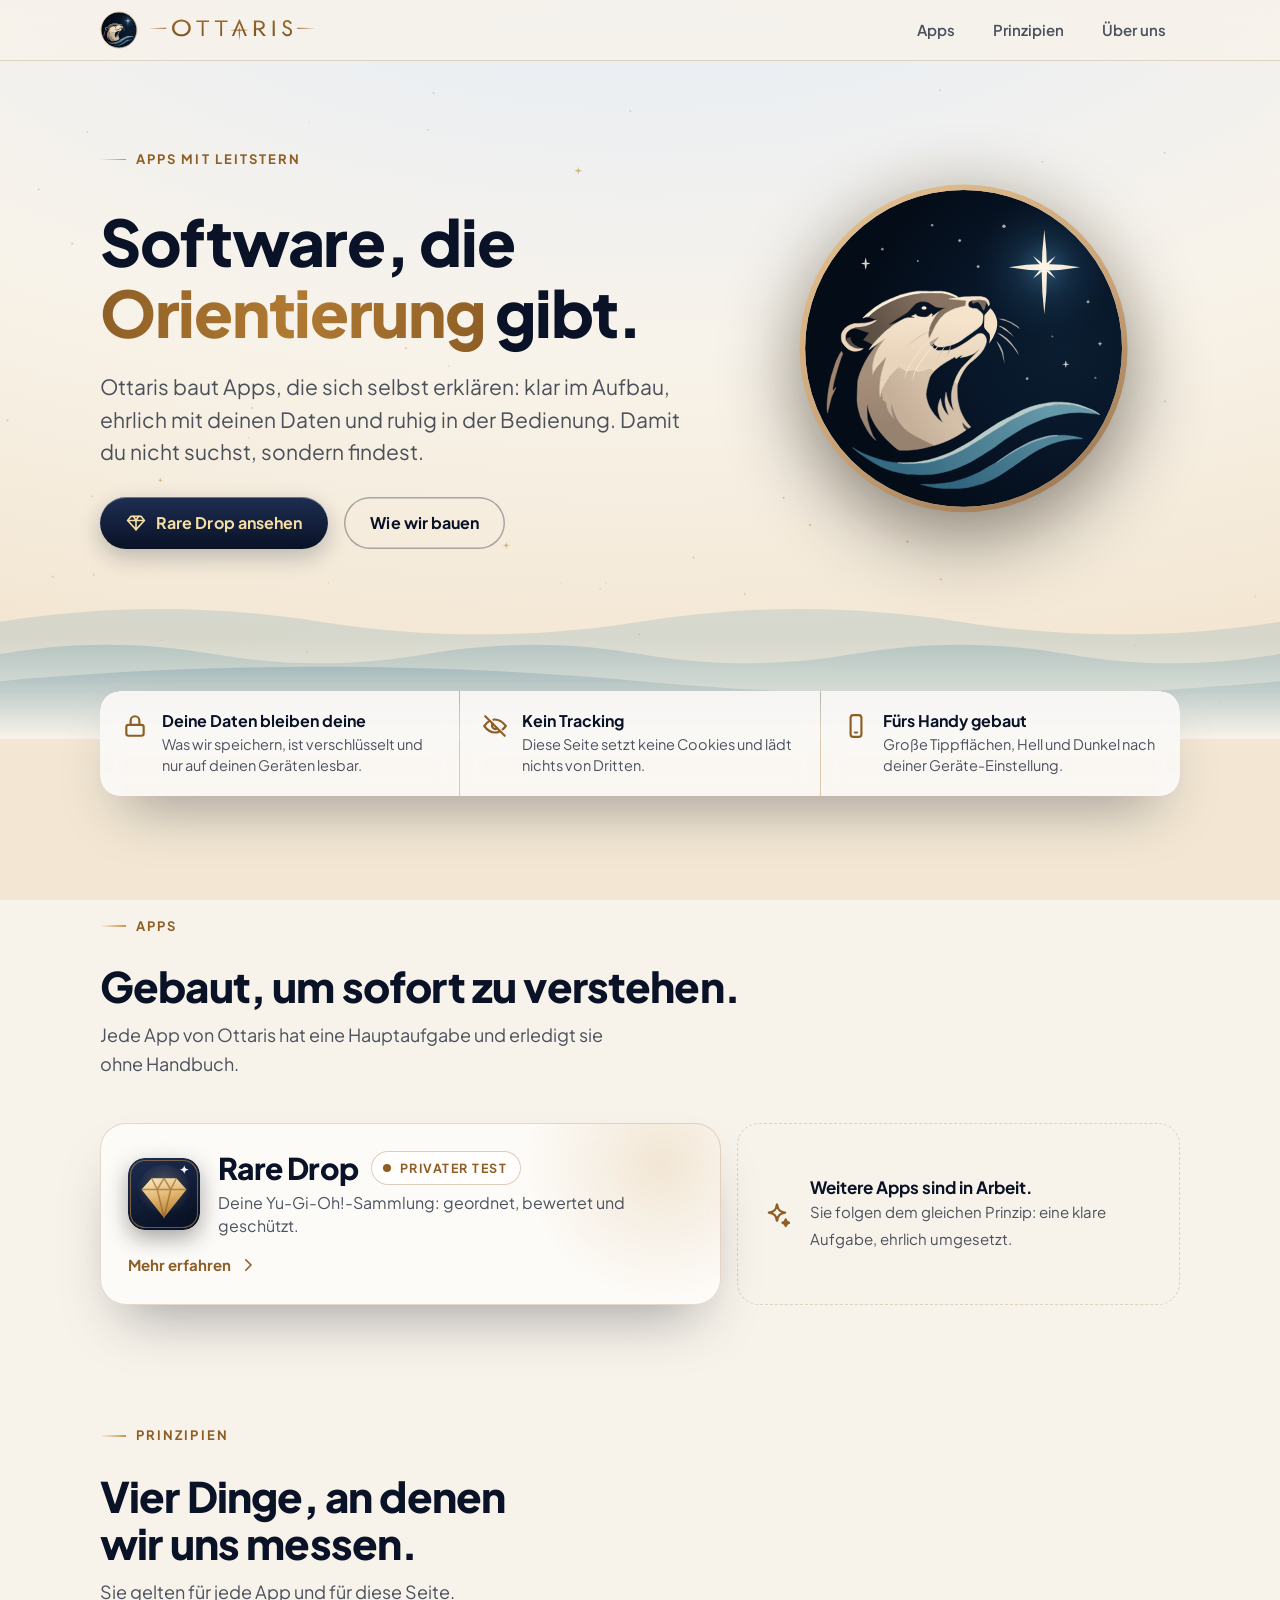
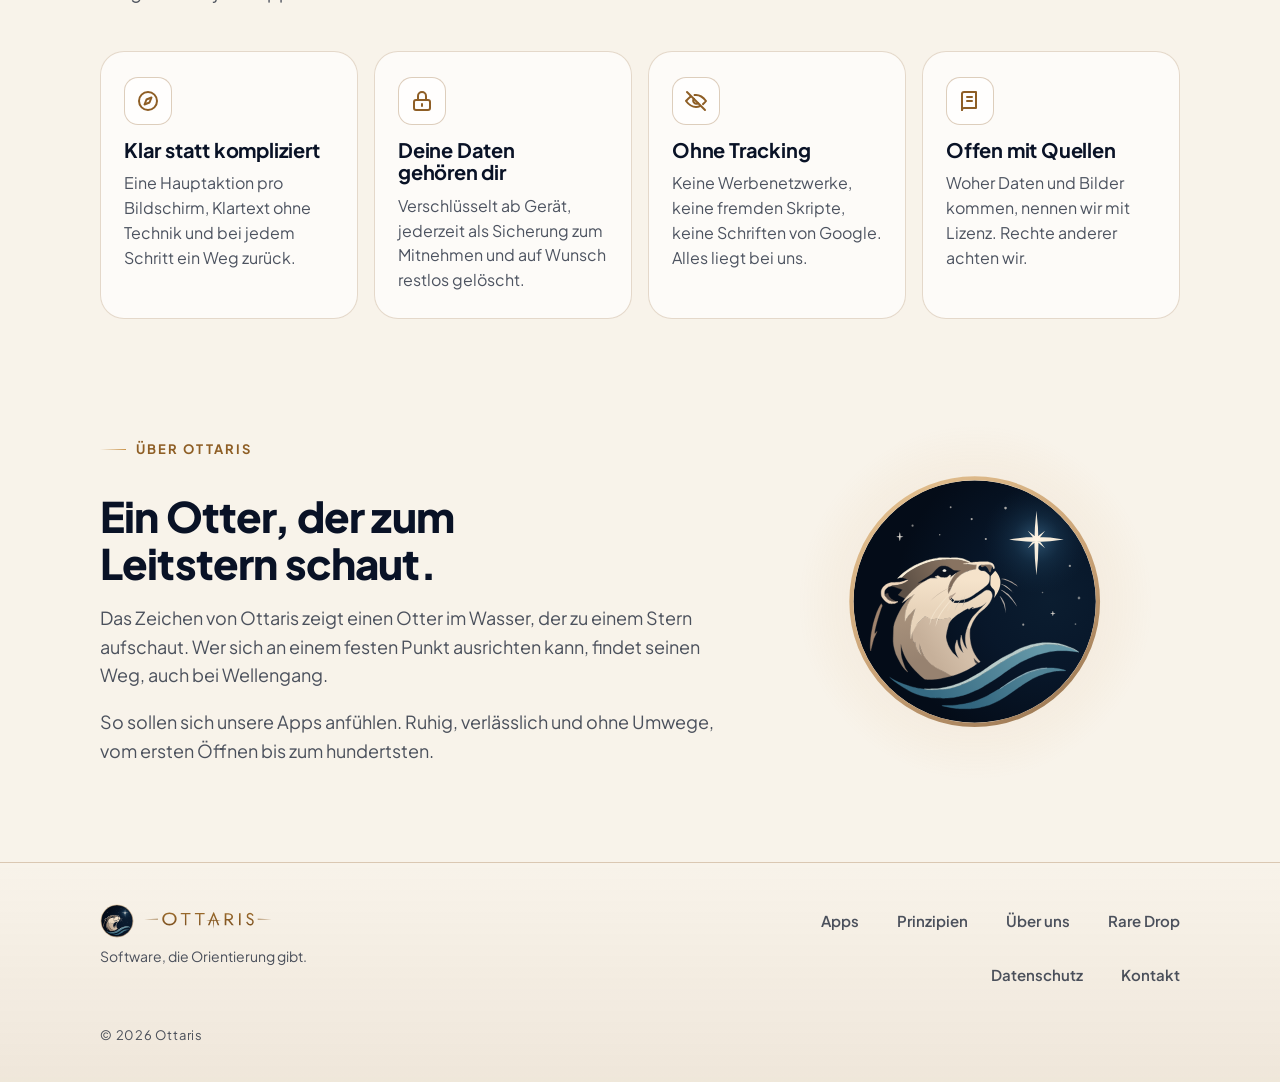
<file: index.html>
<!doctype html>
<html lang="de">
<head>
<meta charset="utf-8">
<meta name="viewport" content="width=device-width, initial-scale=1, viewport-fit=cover">
<meta http-equiv="Content-Security-Policy" content="default-src 'none'; style-src 'self'; img-src 'self'; font-src 'self'; base-uri 'none'; form-action 'none'">
<meta name="referrer" content="no-referrer">
<title>Ottaris · Software, die Orientierung gibt</title>
<meta name="description" content="Ottaris entwickelt Apps, die sich selbst erklären: klar im Aufbau, ehrlich mit deinen Daten und ruhig in der Bedienung. Zuerst da: Rare Drop.">
<meta name="color-scheme" content="dark light">
<meta name="theme-color" content="#091226" media="(prefers-color-scheme: dark)">
<meta name="theme-color" content="#F8F3EA" media="(prefers-color-scheme: light)">
<link rel="icon" href="favicon-32.png" sizes="32x32" type="image/png">
<link rel="icon" href="favicon-48.png" sizes="48x48" type="image/png">
<link rel="apple-touch-icon" href="apple-touch-icon.png">
<link rel="preload" href="fonts/plus-jakarta-sans-latin-wght-normal.woff2" as="font" type="font/woff2" crossorigin>
<link rel="stylesheet" href="style.css?v=__BUILD__">
<link rel="canonical" href="https://ottaris.com/">
<meta property="og:type" content="website">
<meta property="og:url" content="https://ottaris.com/">
<meta property="og:title" content="Ottaris · Software, die Orientierung gibt">
<meta property="og:description" content="Apps, die sich selbst erklären. Klar, ehrlich und ruhig.">
<meta property="og:image" content="https://ottaris.com/og.png">
<meta property="og:image:width" content="1200">
<meta property="og:image:height" content="630">
<meta property="og:locale" content="de_DE">
<meta name="twitter:card" content="summary_large_image">
</head>
<body>
<a class="skip" href="#inhalt">Zum Inhalt springen</a>
<div class="sky" aria-hidden="true"><i class="s1"></i><i class="s2"></i><i class="shoot"></i></div>

<header class="top">
  <div class="wrap bar">
    <a class="brand" href="#start" aria-label="Ottaris, zum Seitenanfang">
      <img class="mark" src="img/zeichen.svg" alt="" width="38" height="38">
      <picture><source srcset="img/schriftzug-hell.svg" media="(prefers-color-scheme: light)"><img class="word" src="img/schriftzug-dunkel.svg" alt="Ottaris" width="168" height="22"></picture>
    </a>
    <nav aria-label="Hauptmenü">
      <a href="#apps">Apps</a>
      <a class="opt" href="#prinzipien">Prinzipien</a>
      <a href="#ueber">Über uns</a>
    </nav>
  </div>
</header>

<main id="inhalt">

  <section class="hero" id="start" aria-labelledby="titel">
    <div class="wrap hero-grid">
      <div class="hero-text">
        <p class="eyebrow">Apps mit Leitstern</p>
        <h1 id="titel">Software, die <span class="gold">Orientierung</span> gibt.</h1>
        <p class="lead">Ottaris baut Apps, die sich selbst erklären: klar im Aufbau, ehrlich mit deinen Daten und ruhig in der Bedienung. Damit du nicht suchst, sondern findest.</p>
        <div class="actions">
          <a class="btn primary" href="raredrop.html">
            <svg width="24" height="24" viewBox="0 0 24 24" fill="none" stroke="currentColor" stroke-width="2" stroke-linecap="round" stroke-linejoin="round" aria-hidden="true"><path d="M6 4h12l4 5-10 11L2 9z"/><path d="M2 9h20M9 4l3 5 3-5M12 9v11"/></svg>
            Rare Drop ansehen
          </a>
          <a class="btn ghost" href="#prinzipien">Wie wir bauen</a>
        </div>
      </div>
      <div class="hero-emblem"><img src="img/zeichen.svg" alt="" width="380" height="380"></div>
    </div>
    <div class="waves" aria-hidden="true"><svg class="w3" viewBox="0 0 2880 200" preserveAspectRatio="none"><path d="M0 62C120 42.0 240 42.0 360 62C480 82.0 600 82.0 720 62C840 42.0 960 42.0 1080 62C1200 82.0 1320 82.0 1440 62C1560 42.0 1680 42.0 1800 62C1920 82.0 2040 82.0 2160 62C2280 42.0 2400 42.0 2520 62C2640 82.0 2760 82.0 2880 62L2880 200L0 200Z"/></svg><svg class="w2" viewBox="0 0 2880 200" preserveAspectRatio="none"><path d="M0 100C80 85.4 160 85.4 240 100C320 114.6 400 114.6 480 100C560 85.4 640 85.4 720 100C800 114.6 880 114.6 960 100C1040 85.4 1120 85.4 1200 100C1280 114.6 1360 114.6 1440 100C1520 85.4 1600 85.4 1680 100C1760 114.6 1840 114.6 1920 100C2000 85.4 2080 85.4 2160 100C2240 114.6 2320 114.6 2400 100C2480 85.4 2560 85.4 2640 100C2720 114.6 2800 114.6 2880 100L2880 200L0 200Z"/></svg><svg class="w1" viewBox="0 0 2880 200" preserveAspectRatio="none"><path d="M0 132C240 109.4 480 109.4 720 132C960 154.6 1200 154.6 1440 132C1680 109.4 1920 109.4 2160 132C2400 154.6 2640 154.6 2880 132L2880 200L0 200Z"/></svg></div>
  </section>

  <div class="facts">
    <div class="wrap">
      <ul>
        <li>
          <svg width="24" height="24" viewBox="0 0 24 24" fill="none" stroke="currentColor" stroke-width="2" stroke-linecap="round" stroke-linejoin="round" aria-hidden="true"><rect x="4" y="11" width="16" height="10" rx="2"/><path d="M8 11V7a4 4 0 0 1 8 0v4"/></svg>
          <p><b>Deine Daten bleiben deine</b><span>Was wir speichern, ist verschlüsselt und nur auf deinen Geräten lesbar.</span></p>
        </li>
        <li>
          <svg width="24" height="24" viewBox="0 0 24 24" fill="none" stroke="currentColor" stroke-width="2" stroke-linecap="round" stroke-linejoin="round" aria-hidden="true"><path d="M3 3l18 18"/><path d="M10.6 6.1A9.8 9.8 0 0 1 12 6c5 0 8.5 4 10 6-.6.8-1.6 2-3 3.1M6.6 7.6C4.6 9 3.1 10.8 2 12c1.5 2 5 6 10 6 1.5 0 2.9-.4 4.1-1"/><path d="M9.9 9.9a3 3 0 0 0 4.2 4.2"/></svg>
          <p><b>Kein Tracking</b><span>Diese Seite setzt keine Cookies und lädt nichts von Dritten.</span></p>
        </li>
        <li>
          <svg width="24" height="24" viewBox="0 0 24 24" fill="none" stroke="currentColor" stroke-width="2" stroke-linecap="round" stroke-linejoin="round" aria-hidden="true"><rect x="7" y="2" width="10" height="20" rx="2.5"/><path d="M11 18h2"/></svg>
          <p><b>Fürs Handy gebaut</b><span>Große Tippflächen, Hell und Dunkel nach deiner Geräte-Einstellung.</span></p>
        </li>
      </ul>
    </div>
  </div>

  <section class="section" id="apps" aria-labelledby="apps-titel">
    <div class="wrap">
      <header class="sec-head">
        <p class="eyebrow">Apps</p>
        <h2 id="apps-titel">Gebaut, um sofort zu verstehen.</h2>
        <p>Jede App von Ottaris hat eine Hauptaufgabe und erledigt sie ohne Handbuch.</p>
      </header>
      <div class="tiles">
        <a class="app-tile" href="raredrop.html">
          <img src="img/raredrop-icon.svg" alt="" width="72" height="72">
          <span class="tile-body">
            <span class="tile-top"><b>Rare Drop</b><span class="status">Privater Test</span></span>
            <span class="tile-tag">Deine Yu-Gi-Oh!-Sammlung: geordnet, bewertet und geschützt.</span>
          </span>
          <span class="tile-go">Mehr erfahren <svg width="24" height="24" viewBox="0 0 24 24" fill="none" stroke="currentColor" stroke-width="2.2" stroke-linecap="round" stroke-linejoin="round" aria-hidden="true"><path d="M9 5l7 7-7 7"/></svg></span>
        </a>
        <div class="soon-card">
          <svg width="24" height="24" viewBox="0 0 24 24" fill="none" stroke="currentColor" stroke-width="2" stroke-linecap="round" stroke-linejoin="round" aria-hidden="true"><path d="M12 3c.6 4.2 2.2 5.8 6.4 6.4C14.2 10 12.6 11.6 12 15.8 11.4 11.6 9.8 10 5.6 9.4 9.8 8.8 11.4 7.2 12 3z" transform="translate(0 1.5)"/><path d="M19 16.5c.3 1.7.8 2.2 2.5 2.5-1.7.3-2.2.8-2.5 2.5-.3-1.7-.8-2.2-2.5-2.5 1.7-.3 2.2-.8 2.5-2.5z"/></svg>
          <p><b>Weitere Apps sind in Arbeit.</b><span>Sie folgen dem gleichen Prinzip: eine klare Aufgabe, ehrlich umgesetzt.</span></p>
        </div>
      </div>
    </div>
  </section>

  <section class="section" id="prinzipien" aria-labelledby="prinzipien-titel">
    <div class="wrap">
      <header class="sec-head">
        <p class="eyebrow">Prinzipien</p>
        <h2 id="prinzipien-titel">Vier Dinge, an denen wir uns messen.</h2>
        <p>Sie gelten für jede App und für diese Seite.</p>
      </header>
      <ul class="principles">
        <li>
          <span class="ic"><svg width="24" height="24" viewBox="0 0 24 24" fill="none" stroke="currentColor" stroke-width="2" stroke-linecap="round" stroke-linejoin="round" aria-hidden="true"><circle cx="12" cy="12" r="9"/><path d="M15.5 8.5l-2 5-5 2 2-5z"/></svg></span>
          <h3>Klar statt kompliziert</h3>
          <p>Eine Hauptaktion pro Bildschirm, Klartext ohne Technik und bei jedem Schritt ein Weg zurück.</p>
        </li>
        <li>
          <span class="ic"><svg width="24" height="24" viewBox="0 0 24 24" fill="none" stroke="currentColor" stroke-width="2" stroke-linecap="round" stroke-linejoin="round" aria-hidden="true"><rect x="4" y="11" width="16" height="10" rx="2"/><path d="M8 11V7a4 4 0 0 1 8 0v4M12 15v2"/></svg></span>
          <h3>Deine Daten gehören dir</h3>
          <p>Verschlüsselt ab Gerät, jederzeit als Sicherung zum Mitnehmen und auf Wunsch restlos gelöscht.</p>
        </li>
        <li>
          <span class="ic"><svg width="24" height="24" viewBox="0 0 24 24" fill="none" stroke="currentColor" stroke-width="2" stroke-linecap="round" stroke-linejoin="round" aria-hidden="true"><path d="M3 3l18 18"/><path d="M10.6 6.1A9.8 9.8 0 0 1 12 6c5 0 8.5 4 10 6-.6.8-1.6 2-3 3.1M6.6 7.6C4.6 9 3.1 10.8 2 12c1.5 2 5 6 10 6 1.5 0 2.9-.4 4.1-1"/><path d="M9.9 9.9a3 3 0 0 0 4.2 4.2"/></svg></span>
          <h3>Ohne Tracking</h3>
          <p>Keine Werbenetzwerke, keine fremden Skripte, keine Schriften von Google. Alles liegt bei uns.</p>
        </li>
        <li>
          <span class="ic"><svg width="24" height="24" viewBox="0 0 24 24" fill="none" stroke="currentColor" stroke-width="2" stroke-linecap="round" stroke-linejoin="round" aria-hidden="true"><path d="M4 5a2 2 0 0 1 2-2h12v16H6a2 2 0 0 0-2 2z"/><path d="M4 21V5M9 8h5M9 12h5"/></svg></span>
          <h3>Offen mit Quellen</h3>
          <p>Woher Daten und Bilder kommen, nennen wir mit Lizenz. Rechte anderer achten wir.</p>
        </li>
      </ul>
    </div>
  </section>

  <section class="section" id="ueber" aria-labelledby="ueber-titel">
    <div class="wrap about">
      <div class="about-text">
        <p class="eyebrow">Über Ottaris</p>
        <h2 id="ueber-titel">Ein Otter, der zum Leitstern schaut.</h2>
        <p>Das Zeichen von Ottaris zeigt einen Otter im Wasser, der zu einem Stern aufschaut. Wer sich an einem festen Punkt ausrichten kann, findet seinen Weg, auch bei Wellengang.</p>
        <p>So sollen sich unsere Apps anfühlen. Ruhig, verlässlich und ohne Umwege, vom ersten Öffnen bis zum hundertsten.</p>
      </div>
      <div class="about-mark">
        <img src="img/zeichen.svg" alt="Das Ottaris-Zeichen: ein Otter im Wasser, der zu einem Stern aufschaut" width="260" height="260">
      </div>
    </div>
  </section>

</main>

<footer>
  <div class="wrap foot">
    <div>
      <a class="brand" href="index.html#start" aria-label="Ottaris, zur Startseite">
      <img class="mark" src="img/zeichen.svg" alt="" width="34" height="34">
      <picture><source srcset="img/schriftzug-hell.svg" media="(prefers-color-scheme: light)"><img class="word" src="img/schriftzug-dunkel.svg" alt="Ottaris" width="128" height="17"></picture>
    </a>
      <p>Software, die Orientierung gibt.</p>
    </div>
    <div>
      <nav aria-label="Fußmenü">
        <a href="index.html#apps">Apps</a>
        <a href="index.html#prinzipien">Prinzipien</a>
        <a href="index.html#ueber">Über uns</a>
        <a href="raredrop.html">Rare Drop</a>
        <a href="datenschutz.html">Datenschutz</a>
        <a href="mailto:info@ottaris.com">Kontakt</a>
      </nav>
    </div>
    <div><small>© 2026 Ottaris</small></div>
  </div>
</footer>
</body>
</html>
</file>
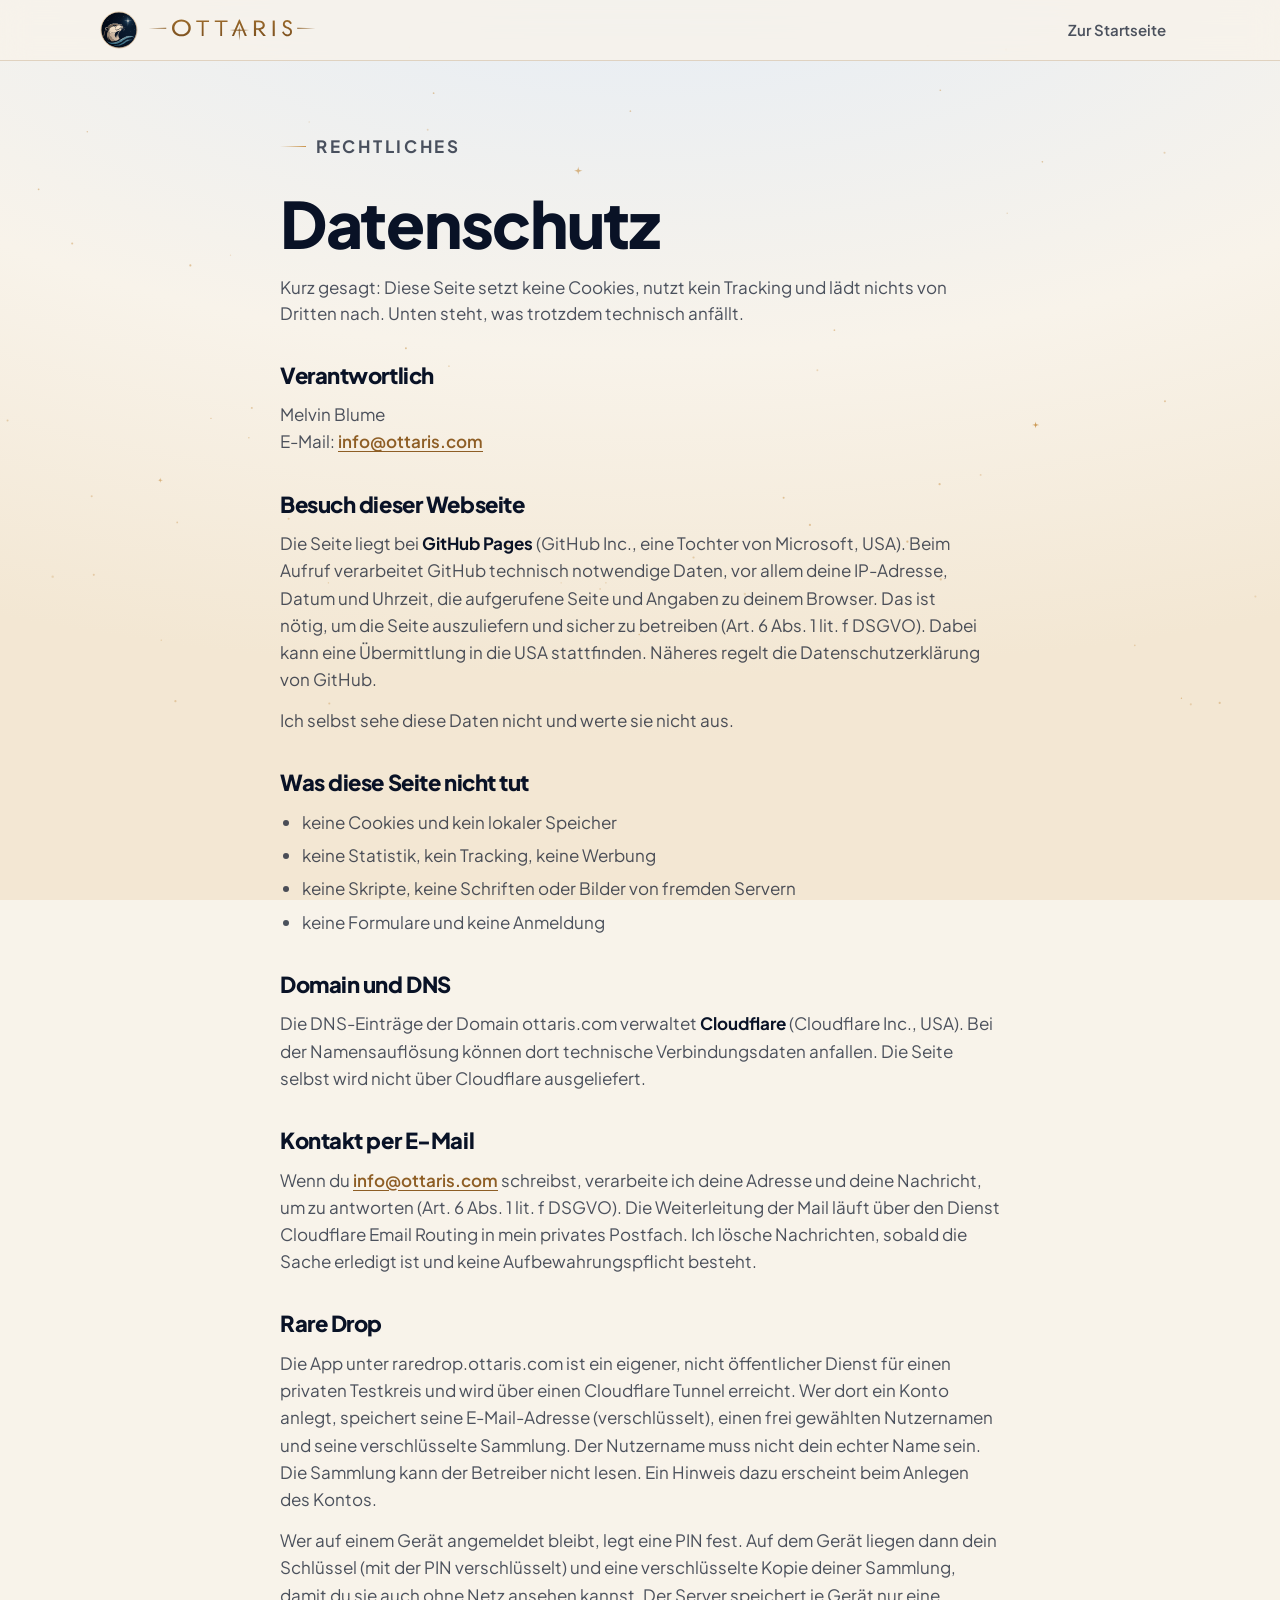
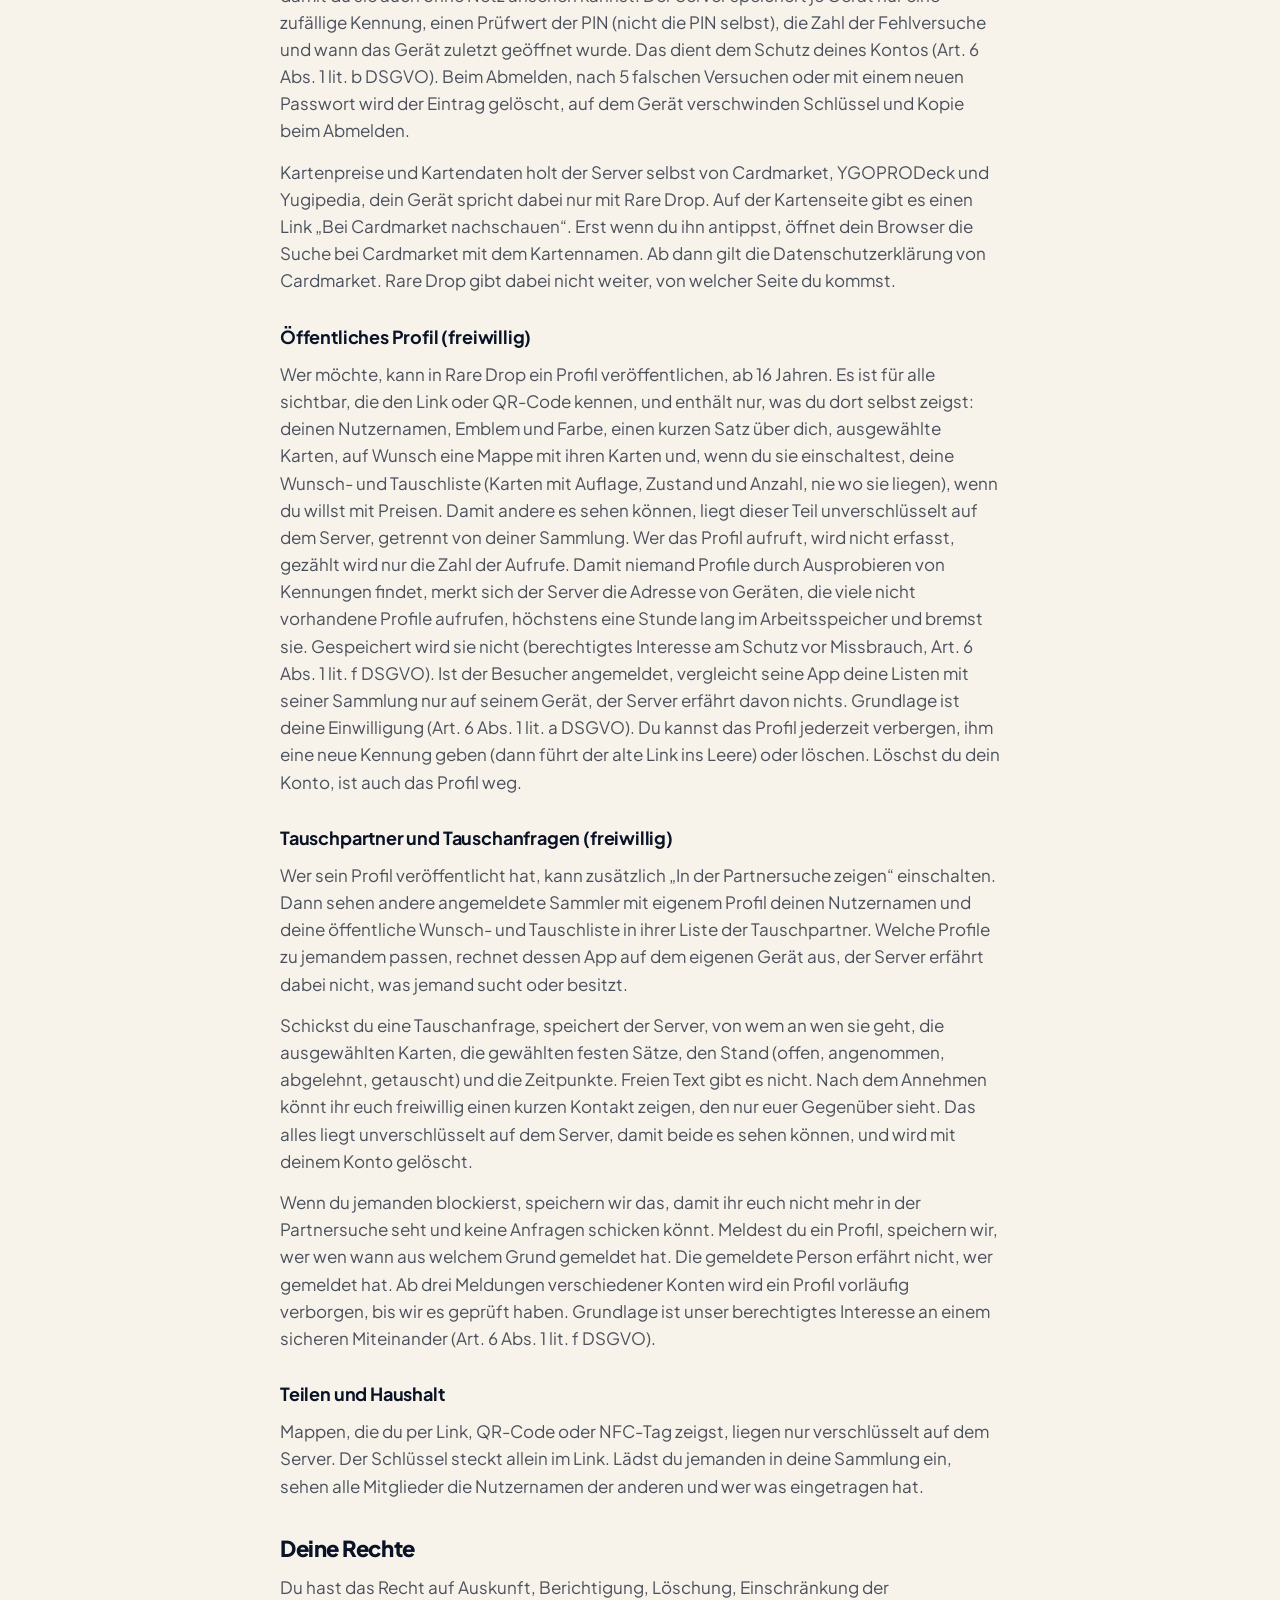
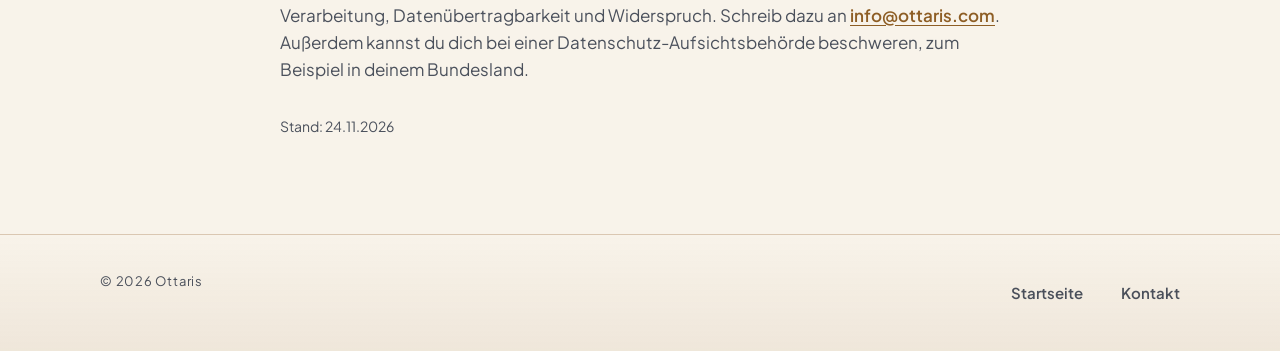
<file: datenschutz.html>
<!doctype html>
<html lang="de">
<head>
<meta charset="utf-8">
<meta name="viewport" content="width=device-width, initial-scale=1, viewport-fit=cover">
<meta http-equiv="Content-Security-Policy" content="default-src 'none'; style-src 'self'; img-src 'self'; font-src 'self'; base-uri 'none'; form-action 'none'">
<meta name="referrer" content="no-referrer">
<title>Ottaris · Datenschutz</title>
<meta name="description" content="Datenschutzerklärung der Webseite ottaris.com.">
<meta name="color-scheme" content="dark light">
<meta name="theme-color" content="#091226" media="(prefers-color-scheme: dark)">
<meta name="theme-color" content="#F8F3EA" media="(prefers-color-scheme: light)">
<link rel="icon" href="favicon-32.png" sizes="32x32" type="image/png">
<link rel="icon" href="favicon-48.png" sizes="48x48" type="image/png">
<link rel="apple-touch-icon" href="apple-touch-icon.png">
<link rel="preload" href="fonts/plus-jakarta-sans-latin-wght-normal.woff2" as="font" type="font/woff2" crossorigin>
<link rel="stylesheet" href="style.css?v=__BUILD__">
<link rel="canonical" href="https://ottaris.com/datenschutz.html">
<meta name="robots" content="noindex">
</head>
<body>
<div class="sky" aria-hidden="true"><i class="s1"></i><i class="s2"></i><i class="shoot"></i></div>
<header class="top">
  <div class="wrap bar">
    <a class="brand" href="index.html" aria-label="Ottaris, zur Startseite">
      <img class="mark" src="img/zeichen.svg" alt="" width="38" height="38">
      <picture><source srcset="img/schriftzug-hell.svg" media="(prefers-color-scheme: light)"><img class="word" src="img/schriftzug-dunkel.svg" alt="Ottaris" width="168" height="22"></picture>
    </a>
    <nav aria-label="Hauptmenü"><a href="index.html">Zur Startseite</a></nav>
  </div>
</header>

<main id="inhalt" class="doc">
  <div class="wrap">
    <p class="eyebrow">Rechtliches</p>
    <h1>Datenschutz</h1>
    <p class="lead">Kurz gesagt: Diese Seite setzt keine Cookies, nutzt kein Tracking und lädt nichts von Dritten nach. Unten steht, was trotzdem technisch anfällt.</p>

    <h2>Verantwortlich</h2>
    <p>Melvin Blume<br>E-Mail: <a href="mailto:info@ottaris.com">info@ottaris.com</a></p>

    <h2>Besuch dieser Webseite</h2>
    <p>Die Seite liegt bei <b>GitHub Pages</b> (GitHub Inc., eine Tochter von Microsoft, USA). Beim Aufruf verarbeitet GitHub technisch notwendige Daten, vor allem deine IP-Adresse, Datum und Uhrzeit, die aufgerufene Seite und Angaben zu deinem Browser. Das ist nötig, um die Seite auszuliefern und sicher zu betreiben (Art. 6 Abs. 1 lit. f DSGVO). Dabei kann eine Übermittlung in die USA stattfinden. Näheres regelt die Datenschutzerklärung von GitHub.</p>
    <p>Ich selbst sehe diese Daten nicht und werte sie nicht aus.</p>

    <h2>Was diese Seite nicht tut</h2>
    <ul>
      <li>keine Cookies und kein lokaler Speicher</li>
      <li>keine Statistik, kein Tracking, keine Werbung</li>
      <li>keine Skripte, keine Schriften oder Bilder von fremden Servern</li>
      <li>keine Formulare und keine Anmeldung</li>
    </ul>

    <h2>Domain und DNS</h2>
    <p>Die DNS-Einträge der Domain ottaris.com verwaltet <b>Cloudflare</b> (Cloudflare Inc., USA). Bei der Namensauflösung können dort technische Verbindungsdaten anfallen. Die Seite selbst wird nicht über Cloudflare ausgeliefert.</p>

    <h2>Kontakt per E-Mail</h2>
    <p>Wenn du <a href="mailto:info@ottaris.com">info@ottaris.com</a> schreibst, verarbeite ich deine Adresse und deine Nachricht, um zu antworten (Art. 6 Abs. 1 lit. f DSGVO). Die Weiterleitung der Mail läuft über den Dienst Cloudflare Email Routing in mein privates Postfach. Ich lösche Nachrichten, sobald die Sache erledigt ist und keine Aufbewahrungspflicht besteht.</p>

    <h2>Rare Drop</h2>
    <p>Die App unter raredrop.ottaris.com ist ein eigener, nicht öffentlicher Dienst für einen privaten Testkreis und wird über einen Cloudflare Tunnel erreicht. Wer dort ein Konto anlegt, speichert seine E-Mail-Adresse (verschlüsselt), einen frei gewählten Nutzernamen und seine verschlüsselte Sammlung. Der Nutzername muss nicht dein echter Name sein. Die Sammlung kann der Betreiber nicht lesen. Ein Hinweis dazu erscheint beim Anlegen des Kontos.</p>
    <p>Wer auf einem Gerät angemeldet bleibt, legt eine PIN fest. Auf dem Gerät liegen dann dein Schlüssel (mit der PIN verschlüsselt) und eine verschlüsselte Kopie deiner Sammlung, damit du sie auch ohne Netz ansehen kannst. Der Server speichert je Gerät nur eine zufällige Kennung, einen Prüfwert der PIN (nicht die PIN selbst), die Zahl der Fehlversuche und wann das Gerät zuletzt geöffnet wurde. Das dient dem Schutz deines Kontos (Art. 6 Abs. 1 lit. b DSGVO). Beim Abmelden, nach 5 falschen Versuchen oder mit einem neuen Passwort wird der Eintrag gelöscht, auf dem Gerät verschwinden Schlüssel und Kopie beim Abmelden.</p>
    <p>Kartenpreise und Kartendaten holt der Server selbst von Cardmarket, YGOPRODeck und Yugipedia, dein Gerät spricht dabei nur mit Rare Drop. Auf der Kartenseite gibt es einen Link „Bei Cardmarket nachschauen“. Erst wenn du ihn antippst, öffnet dein Browser die Suche bei Cardmarket mit dem Kartennamen. Ab dann gilt die Datenschutzerklärung von Cardmarket. Rare Drop gibt dabei nicht weiter, von welcher Seite du kommst.</p>

    <h3>Öffentliches Profil (freiwillig)</h3>
    <p>Wer möchte, kann in Rare Drop ein Profil veröffentlichen, ab 16 Jahren. Es ist für alle sichtbar, die den Link oder QR-Code kennen, und enthält nur, was du dort selbst zeigst: deinen Nutzernamen, Emblem und Farbe, einen kurzen Satz über dich, ausgewählte Karten, auf Wunsch eine Mappe mit ihren Karten und, wenn du sie einschaltest, deine Wunsch- und Tauschliste (Karten mit Auflage, Zustand und Anzahl, nie wo sie liegen), wenn du willst mit Preisen. Damit andere es sehen können, liegt dieser Teil unverschlüsselt auf dem Server, getrennt von deiner Sammlung. Wer das Profil aufruft, wird nicht erfasst, gezählt wird nur die Zahl der Aufrufe. Damit niemand Profile durch Ausprobieren von Kennungen findet, merkt sich der Server die Adresse von Geräten, die viele nicht vorhandene Profile aufrufen, höchstens eine Stunde lang im Arbeitsspeicher und bremst sie. Gespeichert wird sie nicht (berechtigtes Interesse am Schutz vor Missbrauch, Art. 6 Abs. 1 lit. f DSGVO). Ist der Besucher angemeldet, vergleicht seine App deine Listen mit seiner Sammlung nur auf seinem Gerät, der Server erfährt davon nichts. Grundlage ist deine Einwilligung (Art. 6 Abs. 1 lit. a DSGVO). Du kannst das Profil jederzeit verbergen, ihm eine neue Kennung geben (dann führt der alte Link ins Leere) oder löschen. Löschst du dein Konto, ist auch das Profil weg.</p>

    <h3>Tauschpartner und Tauschanfragen (freiwillig)</h3>
    <p>Wer sein Profil veröffentlicht hat, kann zusätzlich „In der Partnersuche zeigen“ einschalten. Dann sehen andere angemeldete Sammler mit eigenem Profil deinen Nutzernamen und deine öffentliche Wunsch- und Tauschliste in ihrer Liste der Tauschpartner. Welche Profile zu jemandem passen, rechnet dessen App auf dem eigenen Gerät aus, der Server erfährt dabei nicht, was jemand sucht oder besitzt.</p>
    <p>Schickst du eine Tauschanfrage, speichert der Server, von wem an wen sie geht, die ausgewählten Karten, die gewählten festen Sätze, den Stand (offen, angenommen, abgelehnt, getauscht) und die Zeitpunkte. Freien Text gibt es nicht. Nach dem Annehmen könnt ihr euch freiwillig einen kurzen Kontakt zeigen, den nur euer Gegenüber sieht. Das alles liegt unverschlüsselt auf dem Server, damit beide es sehen können, und wird mit deinem Konto gelöscht.</p>
    <p>Wenn du jemanden blockierst, speichern wir das, damit ihr euch nicht mehr in der Partnersuche seht und keine Anfragen schicken könnt. Meldest du ein Profil, speichern wir, wer wen wann aus welchem Grund gemeldet hat. Die gemeldete Person erfährt nicht, wer gemeldet hat. Ab drei Meldungen verschiedener Konten wird ein Profil vorläufig verborgen, bis wir es geprüft haben. Grundlage ist unser berechtigtes Interesse an einem sicheren Miteinander (Art. 6 Abs. 1 lit. f DSGVO).</p>

    <h3>Teilen und Haushalt</h3>
    <p>Mappen, die du per Link, QR-Code oder NFC-Tag zeigst, liegen nur verschlüsselt auf dem Server. Der Schlüssel steckt allein im Link. Lädst du jemanden in deine Sammlung ein, sehen alle Mitglieder die Nutzernamen der anderen und wer was eingetragen hat.</p>

    <h2>Deine Rechte</h2>
    <p>Du hast das Recht auf Auskunft, Berichtigung, Löschung, Einschränkung der Verarbeitung, Datenübertragbarkeit und Widerspruch. Schreib dazu an <a href="mailto:info@ottaris.com">info@ottaris.com</a>. Außerdem kannst du dich bei einer Datenschutz-Aufsichtsbehörde beschweren, zum Beispiel in deinem Bundesland.</p>

    <p class="stand">Stand: 24.11.2026</p>
  </div>
</main>

<footer>
  <div class="wrap foot">
    <div><small>© 2026 Ottaris</small></div>
    <div><nav aria-label="Fußmenü"><a href="index.html">Startseite</a><a href="mailto:info@ottaris.com">Kontakt</a></nav></div>
  </div>
</footer>
</body>
</html>
</file>
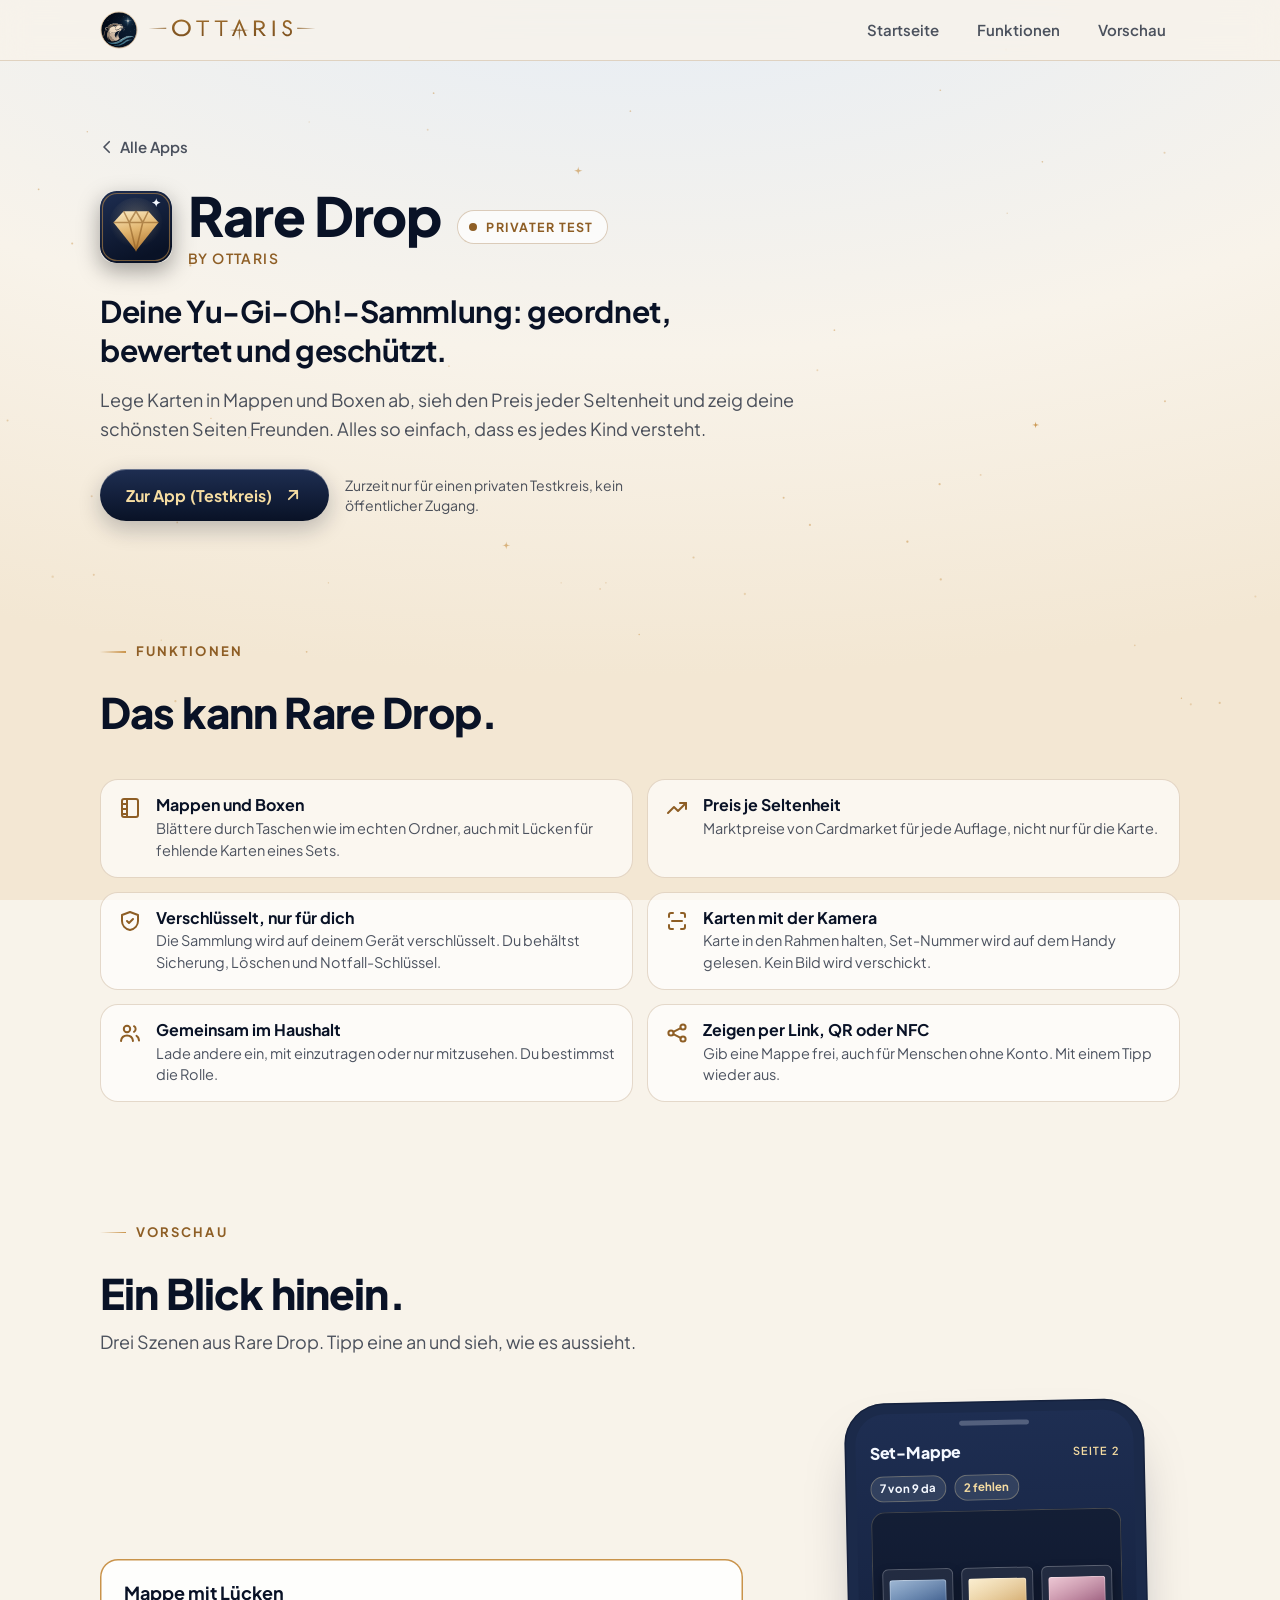
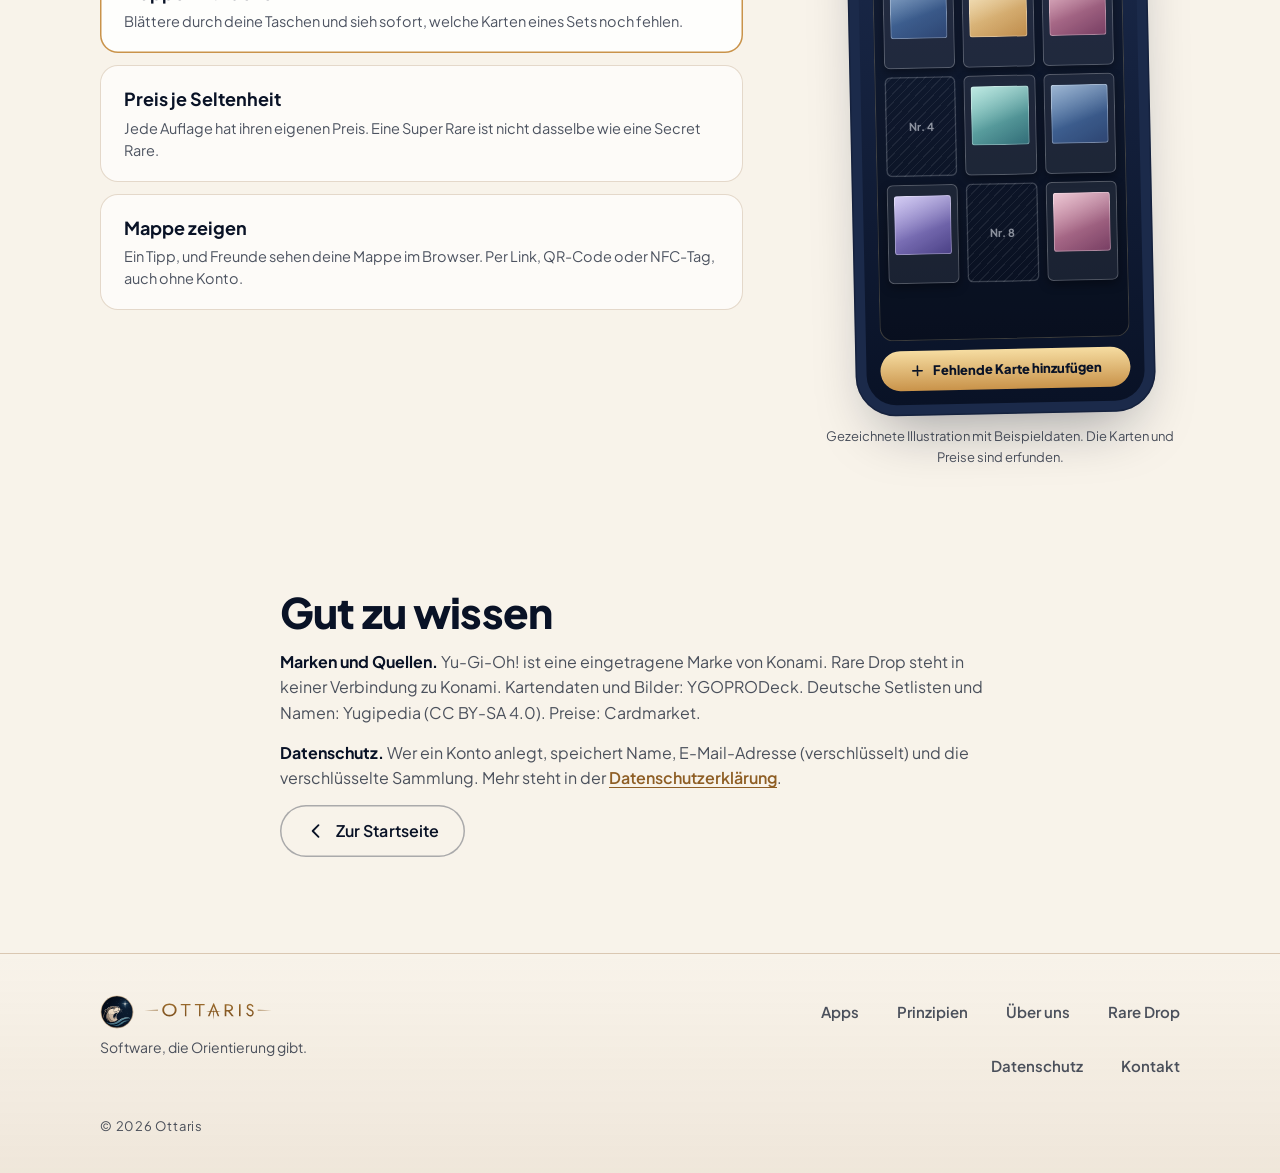
<file: raredrop.html>
<!doctype html>
<html lang="de">
<head>
<meta charset="utf-8">
<meta name="viewport" content="width=device-width, initial-scale=1, viewport-fit=cover">
<meta http-equiv="Content-Security-Policy" content="default-src 'none'; style-src 'self'; img-src 'self'; font-src 'self'; base-uri 'none'; form-action 'none'">
<meta name="referrer" content="no-referrer">
<title>Rare Drop by Ottaris · Sammler-App für Yu-Gi-Oh!</title>
<meta name="description" content="Rare Drop ist die Sammler-App für Yu-Gi-Oh!: Mappen und Boxen, Preis je Seltenheit, verschlüsselte Sammlung, Kamera-Scan und Zeigen per Link. Zurzeit im privaten Test.">
<meta name="color-scheme" content="dark light">
<meta name="theme-color" content="#091226" media="(prefers-color-scheme: dark)">
<meta name="theme-color" content="#F8F3EA" media="(prefers-color-scheme: light)">
<link rel="icon" href="favicon-32.png" sizes="32x32" type="image/png">
<link rel="icon" href="favicon-48.png" sizes="48x48" type="image/png">
<link rel="apple-touch-icon" href="apple-touch-icon.png">
<link rel="preload" href="fonts/plus-jakarta-sans-latin-wght-normal.woff2" as="font" type="font/woff2" crossorigin>
<link rel="stylesheet" href="style.css?v=__BUILD__">
<link rel="canonical" href="https://ottaris.com/raredrop.html">
<meta property="og:type" content="website">
<meta property="og:url" content="https://ottaris.com/raredrop.html">
<meta property="og:title" content="Rare Drop by Ottaris">
<meta property="og:description" content="Deine Yu-Gi-Oh!-Sammlung: geordnet, bewertet und geschützt. Zurzeit im privaten Test.">
<meta property="og:image" content="https://ottaris.com/og.png">
<meta property="og:image:width" content="1200">
<meta property="og:image:height" content="630">
<meta property="og:locale" content="de_DE">
<meta name="twitter:card" content="summary_large_image">
</head>
<body>
<a class="skip" href="#inhalt">Zum Inhalt springen</a>
<div class="sky" aria-hidden="true"><i class="s1"></i><i class="s2"></i><i class="shoot"></i></div>

<header class="top">
  <div class="wrap bar">
    <a class="brand" href="index.html" aria-label="Ottaris, zur Startseite">
      <img class="mark" src="img/zeichen.svg" alt="" width="38" height="38">
      <picture><source srcset="img/schriftzug-hell.svg" media="(prefers-color-scheme: light)"><img class="word" src="img/schriftzug-dunkel.svg" alt="Ottaris" width="168" height="22"></picture>
    </a>
    <nav aria-label="Hauptmenü">
      <a href="index.html">Startseite</a>
      <a class="opt" href="#funktionen">Funktionen</a>
      <a class="opt" href="#vorschau">Vorschau</a>
    </nav>
  </div>
</header>

<main id="inhalt">

  <section class="page-head" aria-labelledby="rd-titel">
    <div class="wrap">
      <a class="crumb" href="index.html#apps"><svg width="24" height="24" viewBox="0 0 24 24" fill="none" stroke="currentColor" stroke-width="2.2" stroke-linecap="round" stroke-linejoin="round" aria-hidden="true"><path d="M15 5l-7 7 7 7"/></svg>Alle Apps</a>
      <div class="app-id">
        <img src="img/raredrop-icon.svg" alt="" width="72" height="72">
        <div>
          <h1 id="rd-titel">Rare Drop</h1>
          <p class="byline">by Ottaris</p>
        </div>
        <span class="status">Privater Test</span>
      </div>
      <p class="app-tag">Deine Yu-Gi-Oh!-Sammlung: geordnet, bewertet und geschützt.</p>
      <p class="app-text">Lege Karten in Mappen und Boxen ab, sieh den Preis jeder Seltenheit und zeig deine schönsten Seiten Freunden. Alles so einfach, dass es jedes Kind versteht.</p>
      <div class="actions">
        <a class="btn primary" href="https://raredrop.ottaris.com" rel="noopener">
          Zur App (Testkreis)
          <svg width="24" height="24" viewBox="0 0 24 24" fill="none" stroke="currentColor" stroke-width="2.2" stroke-linecap="round" stroke-linejoin="round" aria-hidden="true"><path d="M7 17 17 7M8 7h9v9"/></svg>
        </a>
        <p class="note">Zurzeit nur für einen privaten Testkreis, kein öffentlicher Zugang.</p>
      </div>
    </div>
  </section>

  <section class="section" id="funktionen" aria-labelledby="funktionen-titel">
    <div class="wrap">
      <header class="sec-head">
        <p class="eyebrow">Funktionen</p>
        <h2 id="funktionen-titel">Das kann Rare Drop.</h2>
      </header>
      <ul class="feat">
          <li>
            <svg width="24" height="24" viewBox="0 0 24 24" fill="none" stroke="currentColor" stroke-width="2" stroke-linecap="round" stroke-linejoin="round" aria-hidden="true"><rect x="4" y="3" width="16" height="18" rx="2"/><path d="M9 3v18M4 8h5M4 13h5M4 18h5"/></svg>
            <p><b>Mappen und Boxen</b><span>Blättere durch Taschen wie im echten Ordner, auch mit Lücken für fehlende Karten eines Sets.</span></p>
          </li>
          <li>
            <svg width="24" height="24" viewBox="0 0 24 24" fill="none" stroke="currentColor" stroke-width="2" stroke-linecap="round" stroke-linejoin="round" aria-hidden="true"><path d="M3 17l6-6 4 4 8-8"/><path d="M15 7h6v6"/></svg>
            <p><b>Preis je Seltenheit</b><span>Marktpreise von Cardmarket für jede Auflage, nicht nur für die Karte.</span></p>
          </li>
          <li>
            <svg width="24" height="24" viewBox="0 0 24 24" fill="none" stroke="currentColor" stroke-width="2" stroke-linecap="round" stroke-linejoin="round" aria-hidden="true"><path d="M12 3l8 3v6c0 4.5-3.2 8-8 9-4.8-1-8-4.5-8-9V6z"/><path d="M9 12l2 2 4-4"/></svg>
            <p><b>Verschlüsselt, nur für dich</b><span>Die Sammlung wird auf deinem Gerät verschlüsselt. Du behältst Sicherung, Löschen und Notfall-Schlüssel.</span></p>
          </li>
          <li>
            <svg width="24" height="24" viewBox="0 0 24 24" fill="none" stroke="currentColor" stroke-width="2" stroke-linecap="round" stroke-linejoin="round" aria-hidden="true"><path d="M4 8V6a2 2 0 0 1 2-2h2M16 4h2a2 2 0 0 1 2 2v2M20 16v2a2 2 0 0 1-2 2h-2M8 20H6a2 2 0 0 1-2-2v-2"/><path d="M7 12h10"/></svg>
            <p><b>Karten mit der Kamera</b><span>Karte in den Rahmen halten, Set-Nummer wird auf dem Handy gelesen. Kein Bild wird verschickt.</span></p>
          </li>
          <li>
            <svg width="24" height="24" viewBox="0 0 24 24" fill="none" stroke="currentColor" stroke-width="2" stroke-linecap="round" stroke-linejoin="round" aria-hidden="true"><circle cx="9" cy="8" r="3.2"/><path d="M3 20c.5-3.6 3-5.5 6-5.5s5.5 1.9 6 5.5"/><path d="M16 5.2a3.2 3.2 0 0 1 0 5.6M18.5 14.8c1.5.8 2.3 2.4 2.5 4.7"/></svg>
            <p><b>Gemeinsam im Haushalt</b><span>Lade andere ein, mit einzutragen oder nur mitzusehen. Du bestimmst die Rolle.</span></p>
          </li>
          <li>
            <svg width="24" height="24" viewBox="0 0 24 24" fill="none" stroke="currentColor" stroke-width="2" stroke-linecap="round" stroke-linejoin="round" aria-hidden="true"><circle cx="6" cy="12" r="2.6"/><circle cx="18" cy="6" r="2.6"/><circle cx="18" cy="18" r="2.6"/><path d="M8.3 10.8l7.4-3.6M8.3 13.2l7.4 3.6"/></svg>
            <p><b>Zeigen per Link, QR oder NFC</b><span>Gib eine Mappe frei, auch für Menschen ohne Konto. Mit einem Tipp wieder aus.</span></p>
          </li>
        </ul>
    </div>
  </section>

  <section class="section" id="vorschau" aria-labelledby="vorschau-titel">
    <div class="wrap">
      <header class="sec-head">
        <p class="eyebrow">Vorschau</p>
        <h2 id="vorschau-titel">Ein Blick hinein.</h2>
        <p>Drei Szenen aus Rare Drop. Tipp eine an und sieh, wie es aussieht.</p>
      </header>

      <div class="peek">
        <input class="sr" type="radio" name="szene" id="sz1" checked>
        <input class="sr" type="radio" name="szene" id="sz2">
        <input class="sr" type="radio" name="szene" id="sz3">

        <div class="peek-nav" role="group" aria-label="Szene wählen">
          <label for="sz1"><b>Mappe mit Lücken</b><span>Blättere durch deine Taschen und sieh sofort, welche Karten eines Sets noch fehlen.</span></label>
          <label for="sz2"><b>Preis je Seltenheit</b><span>Jede Auflage hat ihren eigenen Preis. Eine Super Rare ist nicht dasselbe wie eine Secret Rare.</span></label>
          <label for="sz3"><b>Mappe zeigen</b><span>Ein Tipp, und Freunde sehen deine Mappe im Browser. Per Link, QR-Code oder NFC-Tag, auch ohne Konto.</span></label>
        </div>

        <div class="peek-stage">
          <div class="phone demo" role="img" aria-label="Illustration mit Beispieldaten: Der Bildschirm von Rare Drop wechselt zwischen einer Mappe mit Lücken, Preisen je Seltenheit und der Freigabe per QR-Code.">
            <div class="screen multi" aria-hidden="true">
              <span class="notch"></span>

              <div class="scr s1">
                <div class="ttl"><b>Set-Mappe</b><span>Seite 2</span></div>
                <div class="chip-row"><span class="chip">7 von 9 da</span><span class="chip warn">2 fehlen</span></div>
                <div class="binder">
                  <span class="pocket has c1"></span>
                  <span class="pocket has rare c2"></span>
                  <span class="pocket has c3"></span>
                  <span class="pocket empty"><span>Nr. 4</span></span>
                  <span class="pocket has rare c4"></span>
                  <span class="pocket has c1"></span>
                  <span class="pocket has c5 rare"></span>
                  <span class="pocket empty"><span>Nr. 8</span></span>
                  <span class="pocket has c3"></span>
                </div>
                <span class="pill"><svg width="24" height="24" viewBox="0 0 24 24" fill="none" stroke="currentColor" stroke-width="2.4" stroke-linecap="round" aria-hidden="true"><path d="M12 5v14M5 12h14"/></svg>Fehlende Karte hinzufügen</span>
              </div>

              <div class="scr s2">
                <div class="ttl"><b>Beispielkarte</b><span>SET-DE001</span></div>
                <div class="card-row"><span class="mini c3"></span><p><b>Preis je Seltenheit</b>Jeden Tag frisch</p></div>
                <ul class="prices">
                  <li><span>Common</span><i class="pbar p1"></i><b>0,20 €</b></li>
                  <li><span>Rare</span><i class="pbar p2"></i><b>0,85 €</b></li>
                  <li><span>Super Rare</span><i class="pbar p3"></i><b>2,40 €</b></li>
                  <li><span>Ultra Rare</span><i class="pbar p4"></i><b>6,90 €</b></li>
                  <li><span>Secret Rare</span><i class="pbar p5"></i><b>18,50 €</b></li>
                </ul>
                <span class="pill"><svg width="24" height="24" viewBox="0 0 24 24" fill="none" stroke="currentColor" stroke-width="2.4" stroke-linecap="round" aria-hidden="true"><path d="M12 5v14M5 12h14"/></svg>Hinzufügen</span>
              </div>

              <div class="scr s3">
                <div class="ttl"><b>Mappe zeigen</b><span class="live">Freigegeben</span></div>
                <div class="qr-box"><div class="qr"><svg viewBox="0 0 21 21" shape-rendering="crispEdges" aria-hidden="true"><path fill="currentColor" d="M0 0h1v1h-1zM1 0h1v1h-1zM2 0h1v1h-1zM3 0h1v1h-1zM4 0h1v1h-1zM5 0h1v1h-1zM6 0h1v1h-1zM8 0h1v1h-1zM9 0h1v1h-1zM10 0h1v1h-1zM11 0h1v1h-1zM12 0h1v1h-1zM14 0h1v1h-1zM15 0h1v1h-1zM16 0h1v1h-1zM17 0h1v1h-1zM18 0h1v1h-1zM19 0h1v1h-1zM20 0h1v1h-1zM0 1h1v1h-1zM6 1h1v1h-1zM10 1h1v1h-1zM12 1h1v1h-1zM14 1h1v1h-1zM20 1h1v1h-1zM0 2h1v1h-1zM2 2h1v1h-1zM3 2h1v1h-1zM4 2h1v1h-1zM6 2h1v1h-1zM9 2h1v1h-1zM10 2h1v1h-1zM12 2h1v1h-1zM14 2h1v1h-1zM16 2h1v1h-1zM17 2h1v1h-1zM18 2h1v1h-1zM20 2h1v1h-1zM0 3h1v1h-1zM2 3h1v1h-1zM3 3h1v1h-1zM4 3h1v1h-1zM6 3h1v1h-1zM12 3h1v1h-1zM14 3h1v1h-1zM16 3h1v1h-1zM17 3h1v1h-1zM18 3h1v1h-1zM20 3h1v1h-1zM0 4h1v1h-1zM2 4h1v1h-1zM3 4h1v1h-1zM4 4h1v1h-1zM6 4h1v1h-1zM10 4h1v1h-1zM11 4h1v1h-1zM12 4h1v1h-1zM14 4h1v1h-1zM16 4h1v1h-1zM17 4h1v1h-1zM18 4h1v1h-1zM20 4h1v1h-1zM0 5h1v1h-1zM6 5h1v1h-1zM10 5h1v1h-1zM14 5h1v1h-1zM20 5h1v1h-1zM0 6h1v1h-1zM1 6h1v1h-1zM2 6h1v1h-1zM3 6h1v1h-1zM4 6h1v1h-1zM5 6h1v1h-1zM6 6h1v1h-1zM8 6h1v1h-1zM11 6h1v1h-1zM12 6h1v1h-1zM14 6h1v1h-1zM15 6h1v1h-1zM16 6h1v1h-1zM17 6h1v1h-1zM18 6h1v1h-1zM19 6h1v1h-1zM20 6h1v1h-1zM8 7h1v1h-1zM10 7h1v1h-1zM0 8h1v1h-1zM1 8h1v1h-1zM8 8h1v1h-1zM10 8h1v1h-1zM11 8h1v1h-1zM12 8h1v1h-1zM13 8h1v1h-1zM14 8h1v1h-1zM17 8h1v1h-1zM0 9h1v1h-1zM1 9h1v1h-1zM2 9h1v1h-1zM3 9h1v1h-1zM4 9h1v1h-1zM8 9h1v1h-1zM11 9h1v1h-1zM16 9h1v1h-1zM17 9h1v1h-1zM19 9h1v1h-1zM1 10h1v1h-1zM2 10h1v1h-1zM5 10h1v1h-1zM6 10h1v1h-1zM7 10h1v1h-1zM10 10h1v1h-1zM14 10h1v1h-1zM16 10h1v1h-1zM17 10h1v1h-1zM1 11h1v1h-1zM4 11h1v1h-1zM5 11h1v1h-1zM6 11h1v1h-1zM7 11h1v1h-1zM9 11h1v1h-1zM10 11h1v1h-1zM11 11h1v1h-1zM13 11h1v1h-1zM14 11h1v1h-1zM17 11h1v1h-1zM1 12h1v1h-1zM2 12h1v1h-1zM3 12h1v1h-1zM4 12h1v1h-1zM6 12h1v1h-1zM7 12h1v1h-1zM10 12h1v1h-1zM14 12h1v1h-1zM16 12h1v1h-1zM17 12h1v1h-1zM9 13h1v1h-1zM14 13h1v1h-1zM18 13h1v1h-1zM19 13h1v1h-1zM20 13h1v1h-1zM0 14h1v1h-1zM1 14h1v1h-1zM2 14h1v1h-1zM3 14h1v1h-1zM4 14h1v1h-1zM5 14h1v1h-1zM6 14h1v1h-1zM9 14h1v1h-1zM12 14h1v1h-1zM14 14h1v1h-1zM18 14h1v1h-1zM19 14h1v1h-1zM0 15h1v1h-1zM6 15h1v1h-1zM8 15h1v1h-1zM11 15h1v1h-1zM15 15h1v1h-1zM16 15h1v1h-1zM17 15h1v1h-1zM19 15h1v1h-1zM20 15h1v1h-1zM0 16h1v1h-1zM2 16h1v1h-1zM3 16h1v1h-1zM4 16h1v1h-1zM6 16h1v1h-1zM8 16h1v1h-1zM9 16h1v1h-1zM11 16h1v1h-1zM12 16h1v1h-1zM16 16h1v1h-1zM18 16h1v1h-1zM20 16h1v1h-1zM0 17h1v1h-1zM2 17h1v1h-1zM3 17h1v1h-1zM4 17h1v1h-1zM6 17h1v1h-1zM8 17h1v1h-1zM9 17h1v1h-1zM10 17h1v1h-1zM11 17h1v1h-1zM12 17h1v1h-1zM14 17h1v1h-1zM16 17h1v1h-1zM17 17h1v1h-1zM18 17h1v1h-1zM19 17h1v1h-1zM20 17h1v1h-1zM0 18h1v1h-1zM2 18h1v1h-1zM3 18h1v1h-1zM4 18h1v1h-1zM6 18h1v1h-1zM10 18h1v1h-1zM14 18h1v1h-1zM18 18h1v1h-1zM19 18h1v1h-1zM20 18h1v1h-1zM0 19h1v1h-1zM6 19h1v1h-1zM9 19h1v1h-1zM10 19h1v1h-1zM11 19h1v1h-1zM12 19h1v1h-1zM13 19h1v1h-1zM14 19h1v1h-1zM15 19h1v1h-1zM19 19h1v1h-1zM0 20h1v1h-1zM1 20h1v1h-1zM2 20h1v1h-1zM3 20h1v1h-1zM4 20h1v1h-1zM5 20h1v1h-1zM6 20h1v1h-1zM8 20h1v1h-1zM9 20h1v1h-1zM10 20h1v1h-1zM11 20h1v1h-1zM12 20h1v1h-1zM13 20h1v1h-1zM14 20h1v1h-1zM15 20h1v1h-1z"/></svg></div></div>
                <ul class="toggles">
                  <li><span>Freigabe an</span><i class="sw on"></i></li>
                  <li><span>Werte zeigen</span><i class="sw"></i></li>
                </ul>
                <span class="pill"><svg width="24" height="24" viewBox="0 0 24 24" fill="none" stroke="currentColor" stroke-width="2.2" stroke-linecap="round" stroke-linejoin="round" aria-hidden="true"><circle cx="6" cy="12" r="2.6"/><circle cx="18" cy="6" r="2.6"/><circle cx="18" cy="18" r="2.6"/><path d="M8.3 10.8l7.4-3.6M8.3 13.2l7.4 3.6"/></svg>Link teilen</span>
              </div>
            </div>
          </div>
          <p class="peek-note">Gezeichnete Illustration mit Beispieldaten. Die Karten und Preise sind erfunden.</p>
        </div>

        <div class="peek-caps" aria-hidden="true">
          <p class="c1">Blättere durch deine Taschen und sieh sofort, welche Karten eines Sets noch fehlen.</p>
          <p class="c2">Jede Auflage hat ihren eigenen Preis. Eine Super Rare ist nicht dasselbe wie eine Secret Rare.</p>
          <p class="c3">Ein Tipp, und Freunde sehen deine Mappe im Browser, auch ohne Konto.</p>
        </div>
      </div>
    </div>
  </section>

  <section class="section" id="hinweise" aria-labelledby="hinweise-titel">
    <div class="wrap legal">
      <h2 id="hinweise-titel">Gut zu wissen</h2>
      <p><b>Marken und Quellen.</b> Yu-Gi-Oh! ist eine eingetragene Marke von Konami. Rare Drop steht in keiner Verbindung zu Konami. Kartendaten und Bilder: YGOPRODeck. Deutsche Setlisten und Namen: Yugipedia (CC BY-SA 4.0). Preise: Cardmarket.</p>
      <p><b>Datenschutz.</b> Wer ein Konto anlegt, speichert Name, E-Mail-Adresse (verschlüsselt) und die verschlüsselte Sammlung. Mehr steht in der <a href="datenschutz.html">Datenschutzerklärung</a>.</p>
      <div class="actions">
        <a class="btn ghost" href="index.html"><svg width="24" height="24" viewBox="0 0 24 24" fill="none" stroke="currentColor" stroke-width="2.2" stroke-linecap="round" stroke-linejoin="round" aria-hidden="true"><path d="M15 5l-7 7 7 7"/></svg>Zur Startseite</a>
      </div>
    </div>
  </section>

</main>

<footer>
  <div class="wrap foot">
    <div>
      <a class="brand" href="index.html#start" aria-label="Ottaris, zur Startseite">
      <img class="mark" src="img/zeichen.svg" alt="" width="34" height="34">
      <picture><source srcset="img/schriftzug-hell.svg" media="(prefers-color-scheme: light)"><img class="word" src="img/schriftzug-dunkel.svg" alt="Ottaris" width="128" height="17"></picture>
    </a>
      <p>Software, die Orientierung gibt.</p>
    </div>
    <div>
      <nav aria-label="Fußmenü">
        <a href="index.html#apps">Apps</a>
        <a href="index.html#prinzipien">Prinzipien</a>
        <a href="index.html#ueber">Über uns</a>
        <a href="raredrop.html">Rare Drop</a>
        <a href="datenschutz.html">Datenschutz</a>
        <a href="mailto:info@ottaris.com">Kontakt</a>
      </nav>
    </div>
    <div><small>© 2026 Ottaris</small></div>
  </div>
</footer>
</body>
</html>
</file>
<file: style.css>
/* Ottaris · Webseite. Farben nur über Variablen (Werte aus OTTARIS.md), dunkel = Nachthimmel, hell = Morgendämmerung.
   Kein Inline-Style im HTML (CSP), alles Aussehen steht hier. */
@font-face {
  font-family: "Plus Jakarta Sans";
  src: url("fonts/plus-jakarta-sans-latin-wght-normal.woff2") format("woff2");
  font-weight: 200 800;
  font-display: swap;
}

:root {
  --nachtblau: #091226;
  --himmel: #1E2E52;
  --tiefe: #050913;
  --gold: #C9934A;
  --hellgold: #F6DDA2;
  --dunkelgold: #8E5E25;
  --creme: #F8F3EA;
  --wasser: #2F6699;
  --welle: #6FA6D2;
  --sternweiss: #F4F8FF;

  --bg-top: var(--himmel);
  --bg-mid: var(--nachtblau);
  --bg-bottom: var(--tiefe);
  --ink: var(--sternweiss);
  --muted: rgba(244, 248, 255, .74);
  --accent: var(--hellgold);
  --rule: var(--gold);
  --glow: rgba(246, 221, 162, .22);
  --pill-bg: rgba(244, 248, 255, .07);
  --pill-line: rgba(246, 221, 162, .35);
  --panel: rgba(244, 248, 255, .055);
  --panel-line: rgba(246, 221, 162, .2);
  --panel-strong: rgba(244, 248, 255, .09);
  --header-bg: rgba(9, 18, 38, .72);
  --btn-bg: linear-gradient(180deg, #F6DDA2 0%, #E2B670 55%, #C9934A 100%);
  --btn-ink: #091226;
  --btn-shadow: 0 8px 24px rgba(201, 147, 74, .28);
  --ghost-line: rgba(244, 248, 255, .32);
  --w1: rgba(50, 102, 127, .6);
  --w2: rgba(101, 152, 168, .34);
  --w3: rgba(101, 152, 168, .17);
  --stars-1: url("img/sterne-1.svg");
  --stars-2: url("img/sterne-2.svg");
  --shoot: #FFFFFF;
  --focus: var(--hellgold);
  /* Mockup: Handy und Karten */
  --phone-body: #0B1630;
  --phone-edge: rgba(246, 221, 162, .45);
  --phone-screen-top: #1E2E52;
  --phone-screen-bottom: #091226;
  --slot: rgba(244, 248, 255, .07);
  --slot-line: rgba(244, 248, 255, .2);
  --card-a: #3E6FA8;
  --card-b: #1C3566;
  --card-gold-a: #F6DDA2;
  --card-gold-b: #B9823C;
  --card-rose-a: #D98FA8;
  --card-rose-b: #6B2D55;
  --card-teal-a: #7ED3C6;
  --card-teal-b: #1F5F6B;
  --card-violet-a: #A99BE8;
  --card-violet-b: #3A2F7A;
  --shadow: 0 30px 60px -20px rgba(0, 0, 0, .6);
  color-scheme: dark;
}

@media (prefers-color-scheme: light) {
  :root {
    --bg-top: #E3ECF7;
    --bg-mid: var(--creme);
    --bg-bottom: #F3E7D3;
    --ink: var(--nachtblau);
    --muted: rgba(9, 18, 38, .72);
    --accent: var(--dunkelgold);
    --rule: var(--gold);
    --glow: rgba(201, 147, 74, .2);
    --pill-bg: rgba(255, 255, 255, .7);
    --pill-line: rgba(142, 94, 37, .3);
    --panel: rgba(255, 255, 255, .66);
    --panel-line: rgba(142, 94, 37, .22);
    --panel-strong: rgba(255, 255, 255, .86);
    --header-bg: rgba(248, 243, 234, .8);
    --btn-bg: linear-gradient(180deg, #1E2E52 0%, #091226 100%);
    --btn-ink: #F6DDA2;
    --btn-shadow: 0 8px 22px rgba(9, 18, 38, .24);
    --ghost-line: rgba(9, 18, 38, .32);
    --w1: rgba(50, 102, 127, .34);
    --w2: rgba(101, 152, 168, .32);
    --w3: rgba(101, 152, 168, .2);
    --stars-1: url("img/sterne-hell.svg");
    --stars-2: none;
    --shoot: var(--gold);
    --focus: var(--dunkelgold);
    --phone-body: #1B2A4A;
    --phone-edge: rgba(9, 18, 38, .35);
    --shadow: 0 30px 60px -24px rgba(9, 18, 38, .4);
    color-scheme: light;
  }
}

*, *::before, *::after { box-sizing: border-box; }

html { scroll-behavior: smooth; -webkit-text-size-adjust: 100%; }

body {
  margin: 0;
  min-height: 100svh;
  font-family: "Plus Jakarta Sans", system-ui, sans-serif;
  font-size: 17px; line-height: 1.6;
  color: var(--ink);
  background: var(--bg-mid) radial-gradient(130% 85% at 50% -10%, var(--bg-top) 0%, var(--bg-mid) 58%, var(--bg-bottom) 100%) fixed;
  overflow-x: hidden;
  -webkit-font-smoothing: antialiased;
}

img, svg { max-width: 100%; }
a { color: inherit; }
:focus-visible { outline: 2px solid var(--focus); outline-offset: 3px; border-radius: 6px; }

.wrap { width: min(1080px, 100% - 40px); margin-inline: auto; }
@supports (padding: max(0px)) {
  .wrap { width: min(1080px, 100% - 40px - env(safe-area-inset-left) - env(safe-area-inset-right)); }
}

.skip {
  position: absolute; left: 16px; top: -60px; z-index: 10;
  padding: 10px 16px; border-radius: 10px; background: var(--ink); color: var(--bg-mid); font-weight: 600;
}
.skip:focus { top: 12px; }

/* Himmel: zwei Sternenschichten, die versetzt funkeln, und eine Sternschnuppe */
.sky { position: fixed; inset: 0; pointer-events: none; z-index: 0; }
.sky i { position: absolute; inset: 0; background: center / cover no-repeat; }
.sky .s1 { background-image: var(--stars-1); animation: twinkle 7s ease-in-out infinite; }
.sky .s2 { background-image: var(--stars-2); animation: twinkle 5s ease-in-out -2.5s infinite; }
.sky .shoot {
  inset: auto; top: 16%; left: 72%; width: 140px; height: 1.6px; border-radius: 2px;
  background: linear-gradient(90deg, var(--shoot), transparent);
  opacity: 0; transform: rotate(-25deg);
  animation: shoot 13s ease-in 4s infinite;
}
@keyframes twinkle { 0%, 100% { opacity: 1; } 50% { opacity: .45; } }
@keyframes shoot {
  0% { opacity: 0; transform: translate(0, 0) rotate(-25deg); }
  1.5% { opacity: .9; }
  7% { opacity: 0; transform: translate(-300px, 140px) rotate(-25deg); }
  100% { opacity: 0; transform: translate(-300px, 140px) rotate(-25deg); }
}

/* Kopfzeile */
.top {
  position: sticky; top: 0; z-index: 5;
  background: var(--header-bg);
  -webkit-backdrop-filter: blur(14px) saturate(140%); backdrop-filter: blur(14px) saturate(140%);
  border-bottom: 1px solid var(--panel-line);
  padding-top: env(safe-area-inset-top);
}
.bar { display: flex; align-items: center; justify-content: space-between; gap: 16px; min-height: 60px; }
.brand { display: inline-flex; align-items: center; gap: 10px; text-decoration: none; line-height: 0; min-height: 44px; }
.brand img { display: block; height: auto; }
.brand .mark { width: 38px; }
.brand .word { width: 168px; }
nav { display: flex; align-items: center; gap: clamp(2px, 1.5vw, 10px); }
nav a {
  white-space: nowrap; display: inline-flex; align-items: center; min-height: 44px; padding: 0 clamp(8px, 2vw, 14px);
  font-size: 15px; font-weight: 600; text-decoration: none; color: var(--muted); border-radius: 999px;
  transition: color .2s, background .2s;
}
nav a:hover { color: var(--ink); background: var(--pill-bg); }

main { position: relative; z-index: 1; }
section { scroll-margin-top: 76px; }

/* Bausteine */
.eyebrow {
  margin: 0 0 14px; font-size: 13px; font-weight: 700; letter-spacing: .16em; text-transform: uppercase; color: var(--accent);
  display: inline-flex; align-items: center; gap: 10px;
}
.eyebrow::before { content: ""; width: 26px; height: 1.5px; background: linear-gradient(90deg, transparent, var(--rule)); }

h1, h2, h3 { margin: 0; line-height: 1.12; letter-spacing: -.02em; text-wrap: balance; }
h1 { font-size: clamp(36px, 7.2vw, 64px); font-weight: 800; }
h2 { font-size: clamp(28px, 4.6vw, 42px); font-weight: 800; }
h3 { font-size: 20px; font-weight: 700; letter-spacing: -.01em; }
p { margin: 0; text-wrap: pretty; }
.lead { font-size: clamp(18px, 2.4vw, 21px); line-height: 1.55; color: var(--muted); max-width: 52ch; }
.gold {
  background: linear-gradient(100deg, var(--accent) 0%, var(--hellgold) 45%, var(--accent) 100%);
  -webkit-background-clip: text; background-clip: text; color: transparent;
}
@media (prefers-color-scheme: light) {
  .gold { background: linear-gradient(100deg, var(--dunkelgold) 0%, #B07A33 50%, var(--dunkelgold) 100%); -webkit-background-clip: text; background-clip: text; }
}

.actions { display: flex; flex-wrap: wrap; align-items: center; gap: 12px 16px; }
.btn {
  display: inline-flex; align-items: center; justify-content: center; gap: 10px;
  min-height: 52px; padding: 0 26px; border-radius: 999px;
  font: inherit; font-size: 16px; font-weight: 700; letter-spacing: .005em; text-decoration: none;
  transition: transform .2s, box-shadow .2s, background .2s;
}
.btn svg { width: 20px; height: 20px; flex: none; }
.btn.primary { background: var(--btn-bg); color: var(--btn-ink); box-shadow: var(--btn-shadow), inset 0 1px 0 rgba(255, 255, 255, .35); }
.btn.primary:hover { transform: translateY(-2px); }
.btn.ghost { color: var(--ink); box-shadow: inset 0 0 0 1.5px var(--ghost-line); }
.btn.ghost:hover { background: var(--pill-bg); }

/* Startbereich */
.hero { position: relative; overflow: hidden; padding: clamp(40px, 8vw, 88px) 0 clamp(120px, 20vw, 190px); }
.hero-grid { display: grid; gap: clamp(36px, 6vw, 64px); align-items: center; }
.hero-text { display: grid; gap: 22px; justify-items: start; }
.hero-text .actions { margin-top: 6px; }

/* Wellen am unteren Rand des Startbereichs, drei Schichten treiben unterschiedlich schnell */
.waves { position: absolute; left: 0; right: 0; bottom: 0; height: clamp(110px, 16vw, 170px); pointer-events: none; overflow: hidden; }
.waves svg { position: absolute; left: 0; bottom: 0; width: 200%; max-width: none; height: 100%; }
.waves::after { content: ""; position: absolute; inset: 0; background: linear-gradient(180deg, transparent 40%, var(--bg-mid) 100%); }
.waves .w1 { fill: var(--w1); animation: drift 30s linear infinite, swell 6s ease-in-out infinite; }
.waves .w2 { fill: var(--w2); animation: drift 21s linear -8s infinite reverse, swell 4.8s ease-in-out -1.6s infinite; }
.waves .w3 { fill: var(--w3); animation: drift 15s linear -4s infinite, swell 5.4s ease-in-out -3s infinite; }
@keyframes drift { from { transform: translateX(0); } to { transform: translateX(-50%); } }
@keyframes swell { 0%, 100% { translate: 0 0; } 50% { translate: 0 9%; } }

/* Handy mit Mappenseite (Illustration, gezeichnet mit CSS) */
.stage { position: relative; display: grid; place-items: center; padding: 8px 0; }
.stage::before {
  content: ""; position: absolute; width: min(420px, 90%); aspect-ratio: 1; border-radius: 50%;
  background: radial-gradient(circle, var(--glow) 0%, transparent 68%); filter: blur(6px);
  animation: glow 7s ease-in-out infinite;
}
@keyframes glow { 0%, 100% { opacity: .75; transform: scale(.97); } 50% { opacity: 1; transform: scale(1.03); } }
.phone {
  position: relative; width: min(300px, 78vw); aspect-ratio: 9 / 18.4; padding: 11px; border-radius: 40px;
  background: var(--phone-body); box-shadow: var(--shadow), inset 0 0 0 1.5px var(--phone-edge);
  animation: float 8s ease-in-out infinite;
}
@keyframes float { 0%, 100% { transform: translateY(0) rotate(-1.2deg); } 50% { transform: translateY(-8px) rotate(-1.2deg); } }
.screen {
  height: 100%; border-radius: 30px; overflow: hidden; padding: 18px 14px 14px;
  background: linear-gradient(180deg, var(--phone-screen-top), var(--phone-screen-bottom));
  display: grid; grid-template-rows: auto auto 1fr auto; gap: 12px; color: var(--sternweiss);
}
.screen .notch { width: 70px; height: 5px; border-radius: 3px; background: rgba(244, 248, 255, .25); justify-self: center; }
.screen .ttl { display: flex; align-items: baseline; justify-content: space-between; gap: 8px; }
.screen .ttl b { font-size: 16px; font-weight: 800; letter-spacing: -.01em; }
.screen .ttl span { font-size: 11px; font-weight: 600; letter-spacing: .1em; text-transform: uppercase; color: var(--hellgold); }
.binder {
  display: grid; grid-template-columns: repeat(3, 1fr); gap: 8px; align-content: center;
  padding: 10px; border-radius: 14px; background: rgba(0, 0, 0, .28); box-shadow: inset 0 0 0 1px rgba(246, 221, 162, .22);
}
.pocket { position: relative; aspect-ratio: 5 / 7; border-radius: 6px; background: var(--slot); box-shadow: inset 0 0 0 1px var(--slot-line); overflow: hidden; }
.pocket.empty { background: transparent; box-shadow: inset 0 0 0 1.5px var(--slot-line); background-image: repeating-linear-gradient(135deg, transparent 0 5px, rgba(244, 248, 255, .07) 5px 6px); }
.pocket.has { box-shadow: 0 4px 10px rgba(0, 0, 0, .35), inset 0 0 0 1px rgba(255, 255, 255, .25); }
.pocket.has::before { /* Kartenbild-Fläche */
  content: ""; position: absolute; inset: 11% 10% 30%; border-radius: 3px;
  background: linear-gradient(160deg, rgba(255, 255, 255, .5), rgba(255, 255, 255, .08) 60%), var(--g, var(--card-a));
  box-shadow: inset 0 0 0 1px rgba(255, 255, 255, .35);
}
.pocket.has::after { /* Glanzstreifen, wandert über seltene Karten */
  content: ""; position: absolute; inset: 0;
  background: linear-gradient(115deg, transparent 38%, rgba(255, 255, 255, .55) 50%, transparent 62%);
  transform: translateX(-120%); animation: shine 6s ease-in-out infinite;
}
.pocket.rare.has::after { animation-delay: var(--d, 0s); }
.pocket.c1 { --g: linear-gradient(150deg, var(--card-a), var(--card-b)); }
.pocket.c2 { --g: linear-gradient(150deg, var(--card-gold-a), var(--card-gold-b)); --d: 0s; }
.pocket.c3 { --g: linear-gradient(150deg, var(--card-rose-a), var(--card-rose-b)); }
.pocket.c4 { --g: linear-gradient(150deg, var(--card-teal-a), var(--card-teal-b)); --d: 1.8s; }
.pocket.c5 { --g: linear-gradient(150deg, var(--card-violet-a), var(--card-violet-b)); --d: 3.4s; }
.pocket.has:not(.rare)::after { display: none; }
@keyframes shine { 0%, 55% { transform: translateX(-120%); } 85%, 100% { transform: translateX(120%); } }
.pill {
  display: flex; align-items: center; justify-content: center; gap: 8px; min-height: 40px; border-radius: 999px;
  background: linear-gradient(180deg, #F6DDA2, #C9934A); color: #091226; font-size: 13px; font-weight: 800;
}
.pill svg { width: 16px; height: 16px; }

/* Kurze Fakten unter dem Startbereich */
.facts { position: relative; margin-top: -48px; }
.facts ul {
  list-style: none; margin: 0; padding: 0; display: grid; gap: 1px; overflow: hidden;
  border-radius: 20px; background: var(--panel-line); box-shadow: var(--shadow);
}
.facts li { display: flex; align-items: flex-start; gap: 14px; padding: 20px 22px; background: var(--panel-strong); -webkit-backdrop-filter: blur(10px); backdrop-filter: blur(10px); }
.facts svg { flex: none; width: 26px; height: 26px; margin-top: 2px; color: var(--accent); }
.facts b { display: block; font-size: 16px; font-weight: 700; line-height: 1.3; }
.facts span { display: block; margin-top: 2px; font-size: 14.5px; line-height: 1.45; color: var(--muted); }

/* Abschnitte */
.section { padding: clamp(64px, 11vw, 120px) 0 0; }
.sec-head { display: grid; gap: 12px; justify-items: start; max-width: 640px; margin-bottom: clamp(28px, 5vw, 44px); }
.sec-head p:not(.eyebrow) { color: var(--muted); font-size: 18px; }

.app {
  position: relative; overflow: hidden; display: grid; gap: clamp(24px, 4vw, 40px); padding: clamp(24px, 4.5vw, 44px);
  border-radius: 28px; background: var(--panel); box-shadow: inset 0 0 0 1px var(--panel-line), var(--shadow);
  -webkit-backdrop-filter: blur(10px); backdrop-filter: blur(10px);
}
.app::before { /* Schimmer in der Ecke */
  content: ""; position: absolute; top: -120px; right: -100px; width: 340px; height: 340px; border-radius: 50%;
  background: radial-gradient(circle, var(--glow) 0%, transparent 65%); pointer-events: none;
}
.app-id { display: flex; align-items: center; gap: 16px; flex-wrap: wrap; }
.app-id img { width: 64px; height: 64px; border-radius: 15px; box-shadow: 0 8px 22px rgba(0, 0, 0, .35); }
.app-id h3 { font-size: clamp(26px, 4vw, 34px); font-weight: 800; letter-spacing: -.02em; }
.byline { font-size: 14px; font-weight: 600; letter-spacing: .1em; text-transform: uppercase; color: var(--accent); margin-top: 2px; }
.status {
  display: inline-flex; align-items: center; gap: 9px; margin-left: auto; padding: 7px 14px 7px 12px; border-radius: 999px;
  background: var(--pill-bg); box-shadow: inset 0 0 0 1px var(--pill-line);
  font-size: 12.5px; font-weight: 700; letter-spacing: .12em; text-transform: uppercase; color: var(--accent);
}
.status::before { content: ""; width: 8px; height: 8px; border-radius: 50%; background: var(--accent); animation: pulse 2.6s ease-out infinite; }
@keyframes pulse { 0% { box-shadow: 0 0 0 0 var(--accent); } 70%, 100% { box-shadow: 0 0 0 9px transparent; } }
.app-tag { font-size: clamp(20px, 3vw, 26px); font-weight: 700; line-height: 1.3; letter-spacing: -.015em; max-width: 30ch; margin-top: 18px; }
.app-text { color: var(--muted); max-width: 56ch; margin-top: 12px; }
.feat { list-style: none; margin: 0; padding: 0; display: grid; gap: 14px; position: relative; }
.feat li { display: flex; gap: 14px; padding: 16px 18px; border-radius: 18px; background: var(--panel); box-shadow: inset 0 0 0 1px var(--panel-line); }
.feat svg { flex: none; width: 24px; height: 24px; margin-top: 1px; color: var(--accent); }
.feat b { display: block; font-size: 16px; font-weight: 700; line-height: 1.3; }
.feat span { display: block; margin-top: 2px; font-size: 14.5px; line-height: 1.5; color: var(--muted); }
.app .actions { margin-top: 26px; }
.note { font-size: 14px; color: var(--muted); max-width: 34ch; line-height: 1.45; }

.soon-card {
  margin-top: 20px; display: flex; align-items: center; gap: 18px; padding: 22px 24px; border-radius: 22px;
  border: 1.5px dashed var(--panel-line); color: var(--muted);
}
.soon-card svg { flex: none; width: 30px; height: 30px; color: var(--accent); }
.soon-card b { display: block; font-size: 17px; font-weight: 700; color: var(--ink); line-height: 1.3; }
.soon-card span { font-size: 15px; line-height: 1.5; }

/* Prinzipien */
.principles { list-style: none; margin: 0; padding: 0; display: grid; gap: 16px; }
.principles li {
  display: grid; gap: 10px; align-content: start; padding: 26px 24px; border-radius: 24px;
  background: var(--panel); box-shadow: inset 0 0 0 1px var(--panel-line);
  -webkit-backdrop-filter: blur(8px); backdrop-filter: blur(8px);
}
.principles .ic {
  display: grid; place-items: center; width: 48px; height: 48px; border-radius: 14px; margin-bottom: 4px;
  background: var(--pill-bg); box-shadow: inset 0 0 0 1px var(--pill-line); color: var(--accent);
}
.principles .ic svg { width: 24px; height: 24px; }
.principles p { color: var(--muted); font-size: 16px; line-height: 1.55; }

/* Über Ottaris */
.about { display: grid; gap: clamp(28px, 5vw, 56px); align-items: center; }
.about-text { display: grid; gap: 18px; justify-items: start; }
.about-text p:not(.eyebrow) { color: var(--muted); font-size: 18px; max-width: 54ch; }
.about-mark { position: relative; display: grid; place-items: center; }
.about-mark::before { content: ""; position: absolute; width: min(380px, 90%); aspect-ratio: 1; border-radius: 50%; background: radial-gradient(circle, var(--glow) 0%, transparent 68%); animation: glow 7s ease-in-out infinite; }
.about-mark img { position: relative; width: min(260px, 62vw); height: auto; }

/* Schlussband */
.cta { margin-top: clamp(64px, 11vw, 120px); }
.cta-box {
  position: relative; overflow: hidden; display: grid; gap: 18px; justify-items: start;
  padding: clamp(30px, 6vw, 60px); border-radius: 32px; background: var(--panel-strong);
  box-shadow: inset 0 0 0 1px var(--panel-line), var(--shadow);
}
.cta-box::before { content: ""; position: absolute; right: -80px; bottom: -140px; width: 380px; height: 380px; border-radius: 50%; background: radial-gradient(circle, var(--glow), transparent 65%); }
.cta-box > * { position: relative; }
.cta-box p { color: var(--muted); max-width: 46ch; font-size: 18px; }

/* Fuß */
footer { position: relative; z-index: 1; margin-top: clamp(56px, 9vw, 96px); padding: 36px 0 calc(36px + env(safe-area-inset-bottom)); border-top: 1px solid var(--panel-line); background: linear-gradient(180deg, transparent, rgba(0, 0, 0, .18)); }
@media (prefers-color-scheme: light) { footer { background: linear-gradient(180deg, transparent, rgba(142, 94, 37, .08)); } }
.foot { display: grid; gap: 28px; }
.foot .brand .mark { width: 34px; }
.foot .brand .word { width: 128px; }
.foot p { font-size: 14px; line-height: 1.6; color: var(--muted); max-width: 60ch; }
.foot nav { flex-wrap: wrap; margin-left: calc(-1 * clamp(8px, 2vw, 14px)); }
.foot small { display: block; font-size: 13px; letter-spacing: .06em; color: var(--muted); }

/* Fehlerseite */
.center { min-height: calc(100svh - 61px); display: grid; place-items: center; text-align: center; padding: 48px 0 120px; }
.center .wrap { display: grid; gap: 18px; justify-items: center; }
.center img { display: block; height: auto; }
.center .big { width: min(220px, 56vw); }
.center h1 { font-size: clamp(30px, 6vw, 44px); }
.back { color: var(--accent); font-weight: 700; text-underline-offset: 4px; }

/* Textseiten (Datenschutz) */
.doc { padding: clamp(36px, 7vw, 72px) 0 0; }
.doc .wrap { max-width: 720px; display: grid; gap: 14px; justify-items: start; }
.doc h2 { font-size: 22px; margin-top: 22px; }
.doc h3 { font-size: 18px; margin-top: 18px; }
.doc p, .doc li { color: var(--muted); font-size: 17px; max-width: 64ch; }
.doc b { color: var(--ink); }
.doc ul { margin: 0; padding-left: 22px; display: grid; gap: 6px; }
.doc a { color: var(--accent); font-weight: 600; text-underline-offset: 3px; }
.doc .stand { font-size: 14px; margin-top: 18px; }

/* Vorschau: drei Szenen, umgeschaltet nur mit Radio-Knöpfen und CSS (keine Skripte) */
.sr { position: absolute; opacity: 0; pointer-events: none; width: 1px; height: 1px; }
.peek { display: grid; gap: 22px; position: relative; }
.peek-nav { display: grid; gap: 10px; }
.peek-nav label {
  display: grid; gap: 4px; padding: 14px 18px; border-radius: 18px; cursor: pointer;
  background: var(--panel); box-shadow: inset 0 0 0 1px var(--panel-line);
  transition: background .2s, box-shadow .2s;
}
.peek-nav label b { font-size: 16px; font-weight: 700; }
.peek-nav label span { display: none; font-size: 14.5px; line-height: 1.5; color: var(--muted); }
.peek-nav label:hover { background: var(--panel-strong); }
#sz1:checked ~ .peek-nav label[for="sz1"],
#sz2:checked ~ .peek-nav label[for="sz2"],
#sz3:checked ~ .peek-nav label[for="sz3"] { background: var(--panel-strong); box-shadow: inset 0 0 0 1.5px var(--rule); }
#sz1:focus-visible ~ .peek-nav label[for="sz1"],
#sz2:focus-visible ~ .peek-nav label[for="sz2"],
#sz3:focus-visible ~ .peek-nav label[for="sz3"] { outline: 2px solid var(--focus); outline-offset: 3px; }
.peek-stage { display: grid; justify-items: center; gap: 12px; order: -1; }
.peek-note { font-size: 13px; color: var(--muted); text-align: center; max-width: 36ch; }
.peek-caps p { display: none; color: var(--muted); font-size: 16px; text-align: center; max-width: 40ch; margin-inline: auto; }
#sz1:checked ~ .peek-caps .c1, #sz2:checked ~ .peek-caps .c2, #sz3:checked ~ .peek-caps .c3 { display: block; }

.phone.demo { animation: none; transform: rotate(-1.2deg); }
.screen.multi { position: relative; padding: 0; display: block; }
.screen.multi .notch { position: absolute; top: 8px; left: 50%; transform: translateX(-50%); z-index: 1; }
.scr {
  position: absolute; inset: 0; padding: 26px 14px 14px; display: grid; gap: 10px; align-content: start;
  grid-template-rows: auto auto 1fr auto; opacity: 0; visibility: hidden; transform: translateY(8px);
  transition: opacity .25s, transform .25s, visibility 0s .25s;
}
.scr.s3 { grid-template-rows: auto 1fr auto auto; }
#sz1:checked ~ .peek-stage .s1, #sz2:checked ~ .peek-stage .s2, #sz3:checked ~ .peek-stage .s3 {
  opacity: 1; visibility: visible; transform: none; transition: opacity .25s, transform .25s;
}
.chip-row { display: flex; gap: 8px; }
.chip-row .chip { padding: 4px 10px; border-radius: 999px; font-size: 11.5px; font-weight: 700; background: rgba(244, 248, 255, .1); box-shadow: inset 0 0 0 1px rgba(246, 221, 162, .3); }
.chip-row .chip.warn { color: var(--hellgold); }
.pocket.empty > span { position: absolute; inset: 0; display: grid; place-items: center; font-size: 11px; font-weight: 700; color: rgba(244, 248, 255, .55); }
.card-row { display: flex; align-items: center; gap: 12px; }
.card-row p { font-size: 12px; line-height: 1.35; color: rgba(244, 248, 255, .7); }
.card-row p b { display: block; font-size: 14px; color: var(--sternweiss); }
.mini { flex: none; width: 46px; aspect-ratio: 5 / 7; border-radius: 5px; background: linear-gradient(150deg, var(--card-rose-a), var(--card-rose-b)); box-shadow: 0 4px 10px rgba(0, 0, 0, .35), inset 0 0 0 1px rgba(255, 255, 255, .3); }
.prices { list-style: none; margin: 0; padding: 0; display: grid; gap: 15px; align-content: center; }
.prices li { display: grid; grid-template-columns: 74px 1fr 52px; align-items: center; gap: 8px; font-size: 12px; }
.prices li span { color: rgba(244, 248, 255, .75); }
.prices li b { text-align: right; font-size: 13px; color: var(--sternweiss); }
.pbar { display: block; height: 8px; border-radius: 4px; background: rgba(244, 248, 255, .1); position: relative; overflow: hidden; }
.pbar::after { content: ""; position: absolute; inset: 0 auto 0 0; border-radius: 4px; background: linear-gradient(90deg, var(--bc-b), var(--bc-a)); width: var(--w); }
.pbar.p1 { --w: 6%; --bc-a: #c9d3e6; --bc-b: #7f8aa3; }
.pbar.p2 { --w: 14%; --bc-a: var(--card-a); --bc-b: var(--card-b); }
.pbar.p3 { --w: 28%; --bc-a: var(--card-teal-a); --bc-b: var(--card-teal-b); }
.pbar.p4 { --w: 52%; --bc-a: var(--card-violet-a); --bc-b: var(--card-violet-b); }
.pbar.p5 { --w: 100%; --bc-a: var(--card-rose-a); --bc-b: var(--card-rose-b); }
.screen .ttl .live { display: inline-flex; align-items: center; gap: 6px; }
.screen .ttl .live::before { content: ""; width: 7px; height: 7px; border-radius: 50%; background: var(--hellgold); }
.qr-box { display: grid; place-items: center; align-self: center; }
.qr { width: min(172px, 100%); aspect-ratio: 1; padding: 10px; border-radius: 14px; background: #fff; color: #091226; box-shadow: 0 8px 22px rgba(0, 0, 0, .4); }
.qr svg { display: block; width: 100%; height: 100%; }
.toggles { list-style: none; margin: 0; padding: 0; display: grid; gap: 8px; }
.toggles li { display: flex; align-items: center; justify-content: space-between; padding: 9px 12px; border-radius: 12px; background: rgba(244, 248, 255, .07); font-size: 13px; font-weight: 600; }
.sw { width: 38px; height: 22px; border-radius: 11px; background: rgba(244, 248, 255, .2); position: relative; }
.sw::after { content: ""; position: absolute; top: 3px; left: 3px; width: 16px; height: 16px; border-radius: 50%; background: #fff; transition: transform .2s; }
.sw.on { background: linear-gradient(180deg, #F6DDA2, #C9934A); }
.sw.on::after { transform: translateX(16px); background: #091226; }

@media (min-width: 900px) {
  .peek { grid-template-columns: 1fr auto; align-items: center; gap: clamp(32px, 6vw, 80px); }
  .peek-nav { gap: 12px; }
  .peek-nav label { padding: 20px 24px; }
  .peek-nav label b { font-size: 18px; }
  .peek-nav label span { display: block; }
  .peek-stage { order: 0; grid-column: 2; grid-row: 1; }
  .peek-caps { display: none; }
}
@media (max-width: 899px) { .peek-nav { grid-template-columns: repeat(3, 1fr); gap: 8px; } .peek-nav label { padding: 12px 8px; text-align: center; } .peek-nav label b { font-size: 13.5px; line-height: 1.25; } }

/* Hero-Zeichen (statt Handy auf der Startseite) */
.hero-emblem { position: relative; display: grid; place-items: center; }
.hero-emblem::before { content: ""; position: absolute; width: min(460px, 100%); aspect-ratio: 1; border-radius: 50%; background: radial-gradient(circle, var(--glow) 0%, transparent 68%); filter: blur(6px); animation: glow 7s ease-in-out infinite; }
.hero-emblem img { position: relative; width: min(340px, 68vw); height: auto; filter: drop-shadow(0 24px 40px rgba(0, 0, 0, .45)); }

/* App-Kachel auf der Startseite */
.tiles { display: grid; gap: 16px; }
.tiles .soon-card { margin-top: 0; }
.app-tile {
  position: relative; overflow: hidden; display: grid; grid-template-columns: auto 1fr; gap: 16px 18px; align-items: center;
  padding: clamp(20px, 3.5vw, 28px); border-radius: 26px; text-decoration: none; color: inherit;
  background: var(--panel); box-shadow: inset 0 0 0 1px var(--panel-line), var(--shadow);
  -webkit-backdrop-filter: blur(10px); backdrop-filter: blur(10px);
  transition: transform .2s, box-shadow .2s;
}
.app-tile::before { content: ""; position: absolute; top: -110px; right: -90px; width: 300px; height: 300px; border-radius: 50%; background: radial-gradient(circle, var(--glow) 0%, transparent 65%); pointer-events: none; }
.app-tile:hover { transform: translateY(-3px); box-shadow: inset 0 0 0 1.5px var(--rule), var(--shadow); }
.app-tile img { width: 72px; height: 72px; border-radius: 17px; box-shadow: 0 8px 22px rgba(0, 0, 0, .35); position: relative; }
.tile-body { display: grid; gap: 6px; position: relative; }
.tile-top { display: flex; align-items: center; gap: 12px; flex-wrap: wrap; }
.tile-top b { font-size: clamp(24px, 3.6vw, 30px); font-weight: 800; letter-spacing: -.02em; line-height: 1.1; }
.tile-top .status { margin-left: 0; }
.tile-tag { font-size: 16px; line-height: 1.45; color: var(--muted); max-width: 44ch; }
.tile-go { grid-column: 1 / -1; display: inline-flex; align-items: center; gap: 8px; font-size: 15px; font-weight: 700; color: var(--accent); position: relative; }
.tile-go svg { width: 18px; height: 18px; transition: transform .2s; }
.app-tile:hover .tile-go svg { transform: translateX(4px); }

/* Rare-Drop-Seite */
.page-head { padding: clamp(28px, 6vw, 64px) 0 0; }
.page-head .wrap { display: grid; gap: 16px; justify-items: start; }
.crumb { display: inline-flex; align-items: center; gap: 4px; min-height: 44px; margin-left: -6px; padding: 0 10px 0 4px; font-size: 15px; font-weight: 600; text-decoration: none; color: var(--muted); border-radius: 999px; }
.crumb svg { width: 18px; height: 18px; }
.crumb:hover { color: var(--ink); background: var(--pill-bg); }
.page-head .app-id img { width: 72px; height: 72px; }
.page-head h1 { font-size: clamp(34px, 6.4vw, 54px); }
.page-head .app-tag { margin-top: 6px; max-width: 28ch; font-size: clamp(22px, 3.6vw, 30px); }
.page-head .app-text { max-width: 56ch; margin-top: 0; font-size: 18px; }
.page-head .actions { margin-top: 10px; }
.legal { display: grid; gap: 14px; justify-items: start; max-width: 720px; }
.legal p { color: var(--muted); font-size: 16px; max-width: 64ch; }
.legal b { color: var(--ink); }
.legal a { color: var(--accent); font-weight: 600; text-underline-offset: 3px; }

/* Ab Tablet */
@media (min-width: 720px) {
  .hero-grid { grid-template-columns: 1.15fr .85fr; }
  .facts ul { grid-template-columns: repeat(3, 1fr); }
  .feat { grid-template-columns: 1fr 1fr; }
  .principles { grid-template-columns: 1fr 1fr; }
  .about { grid-template-columns: 1.2fr .8fr; }
  .tiles { grid-template-columns: 1.4fr 1fr; align-items: stretch; }
}
@media (min-width: 980px) {
  .app { grid-template-columns: .9fr 1.1fr; align-items: start; }
  .app-head { grid-column: 1; }
  .app .feat { grid-column: 2; grid-row: 1 / span 2; }
  .principles { grid-template-columns: repeat(4, 1fr); }
  .foot { grid-template-columns: 1.4fr 1fr; align-items: start; }
  .foot nav { justify-content: flex-end; margin-left: 0; margin-right: -14px; }
}
@media (max-width: 420px) {
  .brand .word { width: 132px; }
  .brand .mark { width: 34px; }
  nav a { font-size: 14px; padding: 0 8px; }
  nav a.opt { display: none; }
  .btn { width: 100%; }
  .status { margin-left: 0; }
}

@media (prefers-reduced-motion: reduce) {
  html { scroll-behavior: auto; }
  *, *::before, *::after { animation: none !important; transition: none !important; }
  .sky .shoot { display: none; }
  .pocket.has::after { display: none; }
}
</file>
